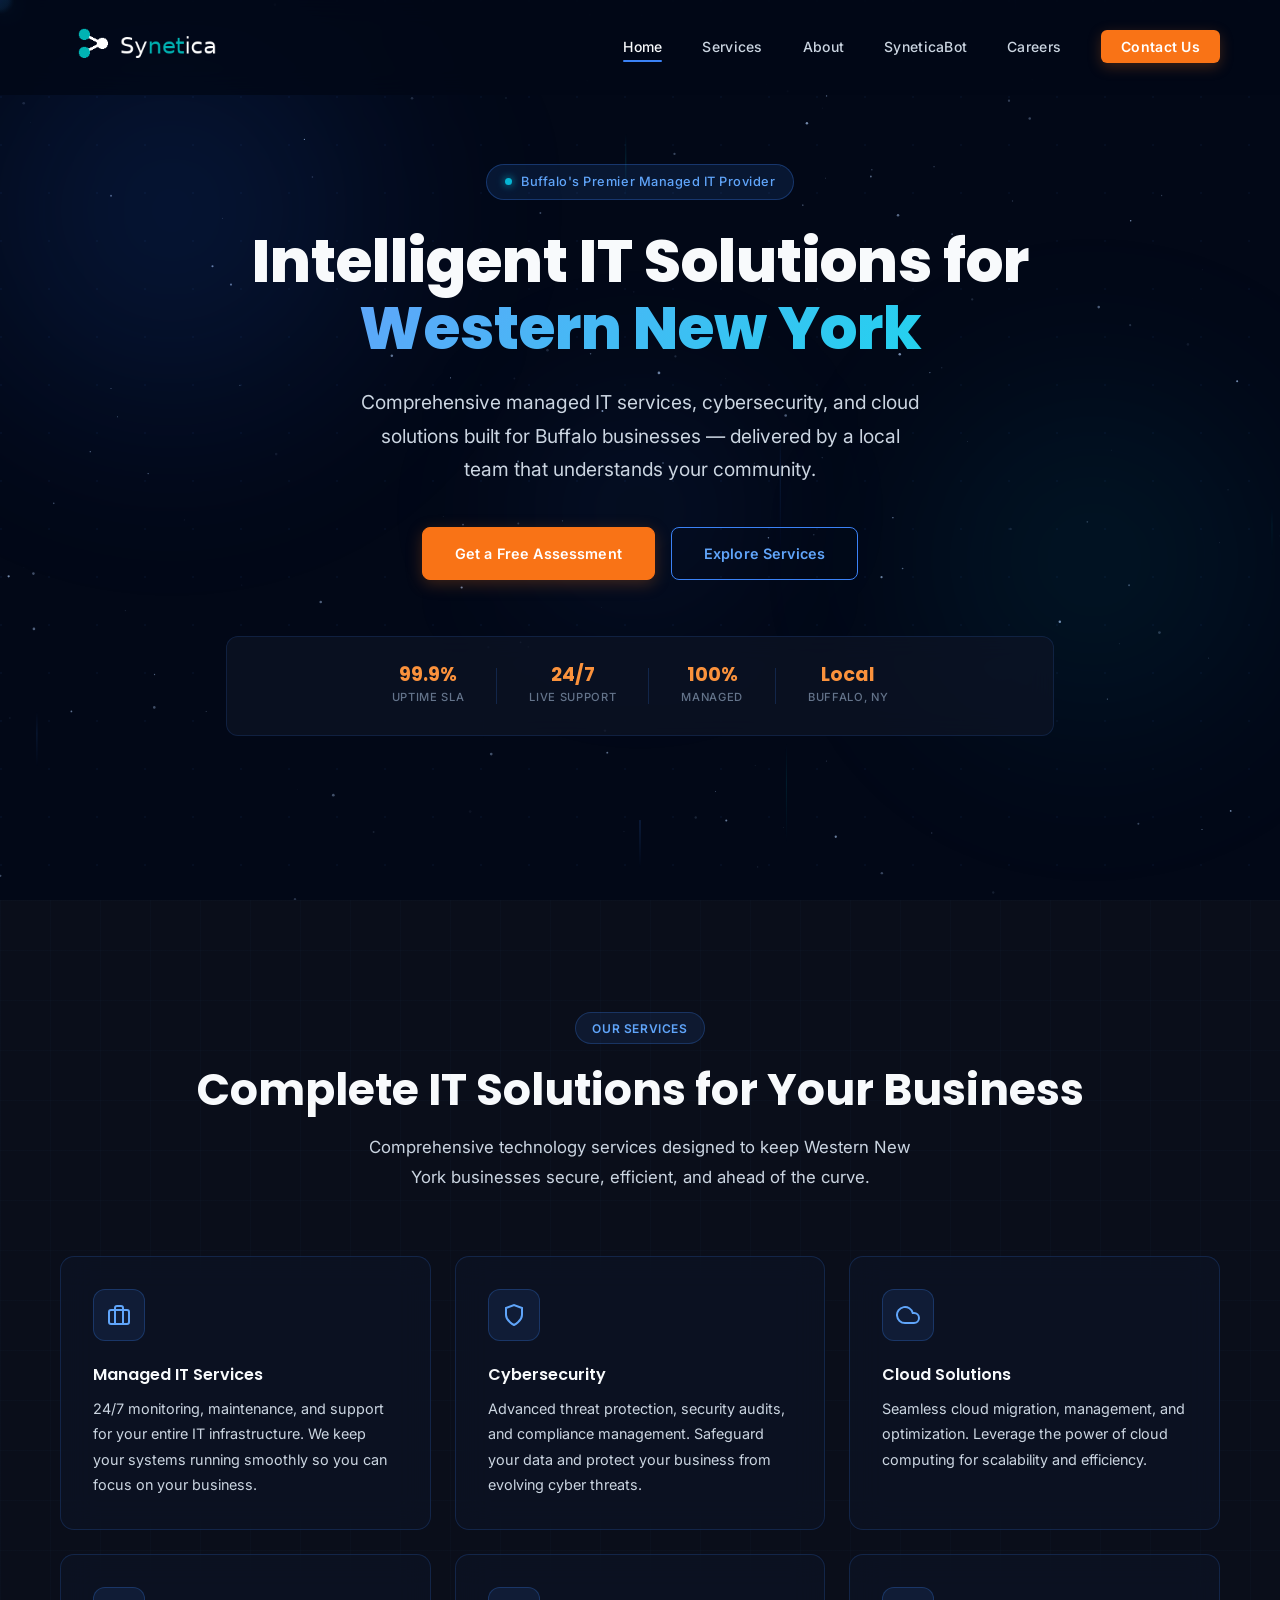
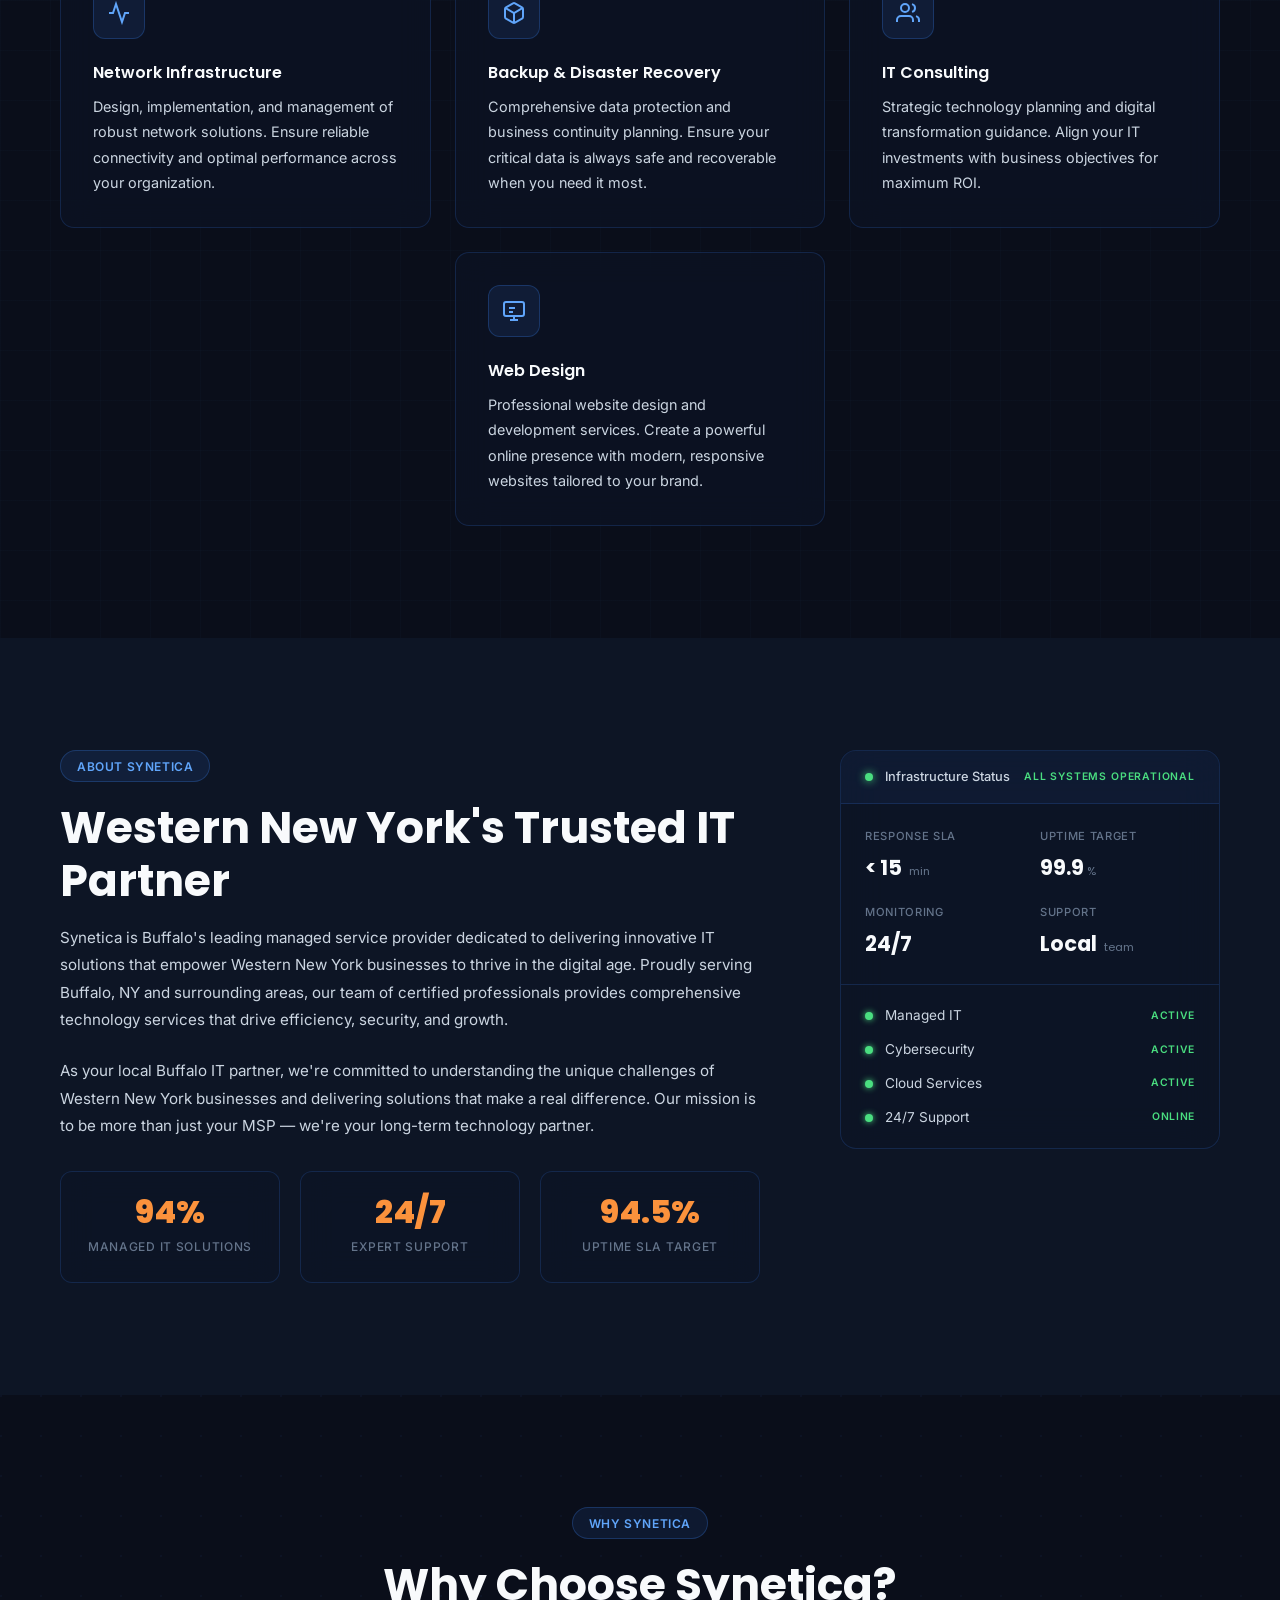
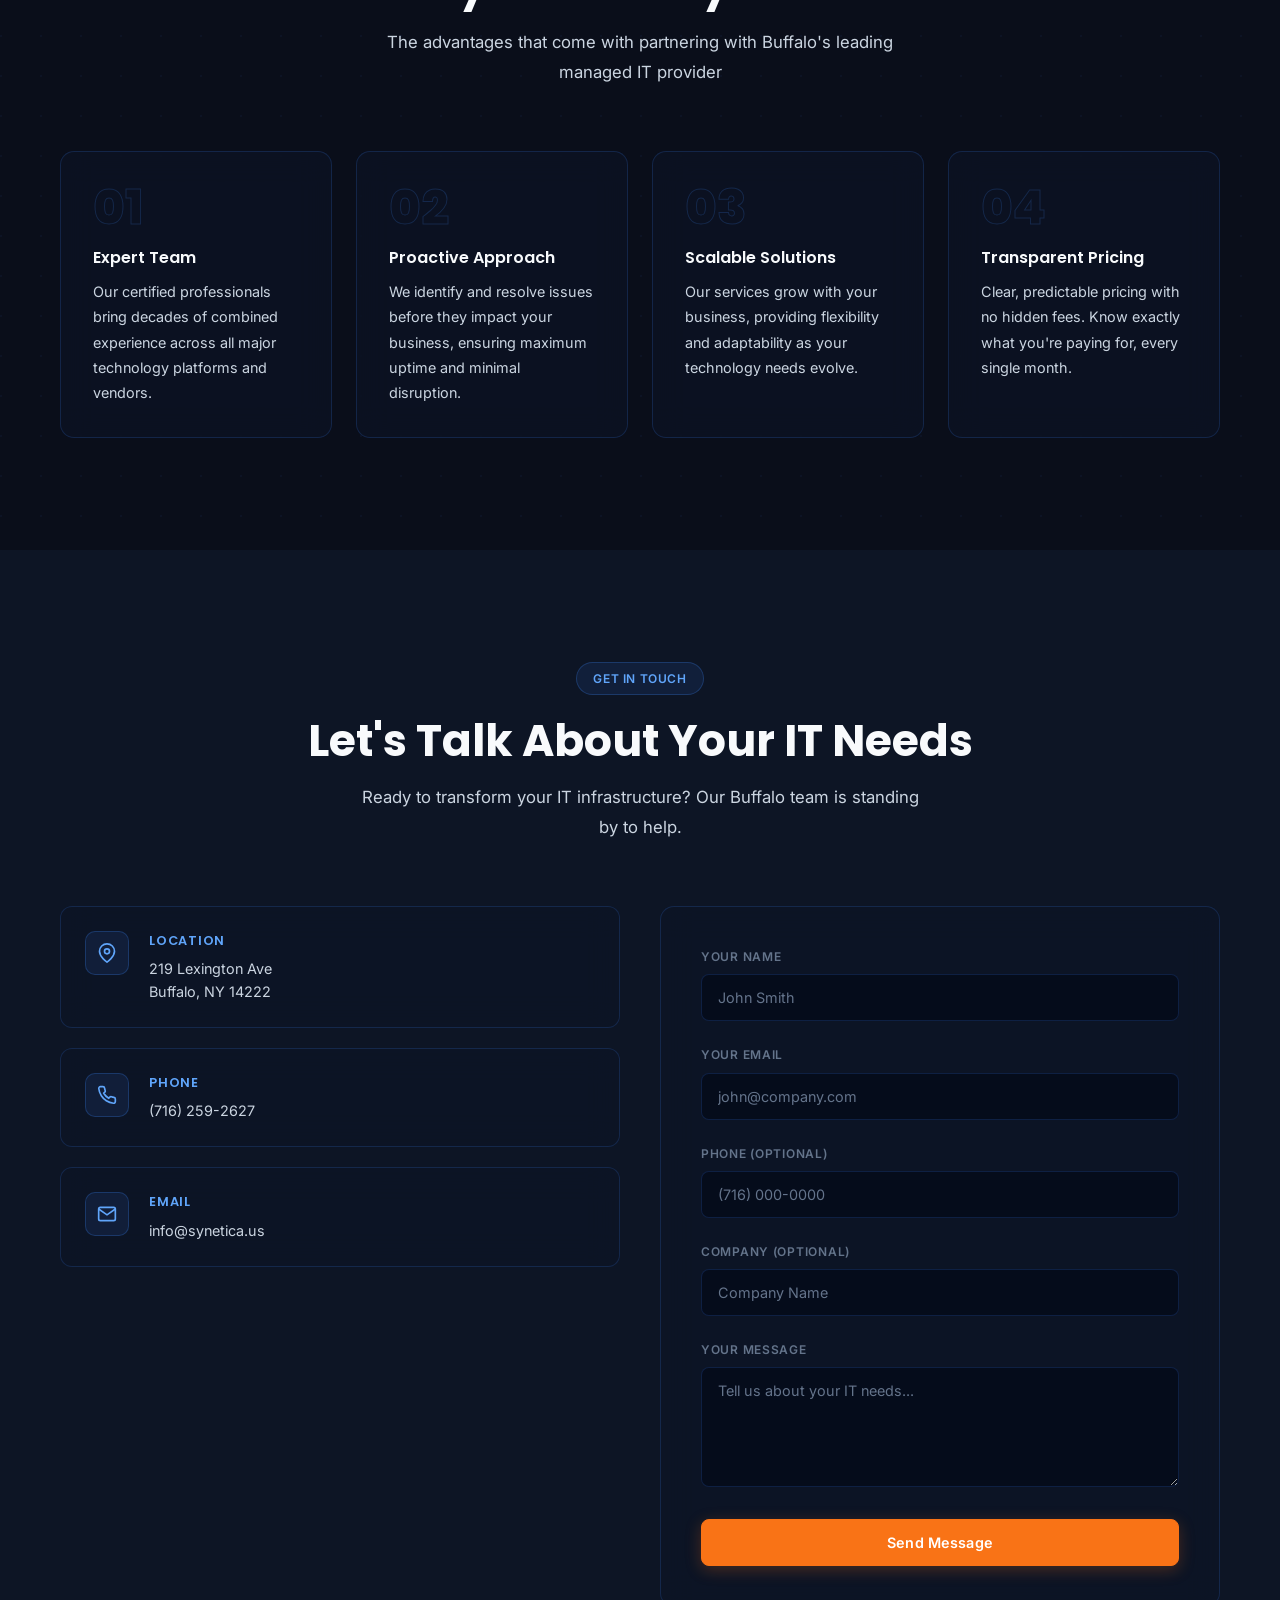
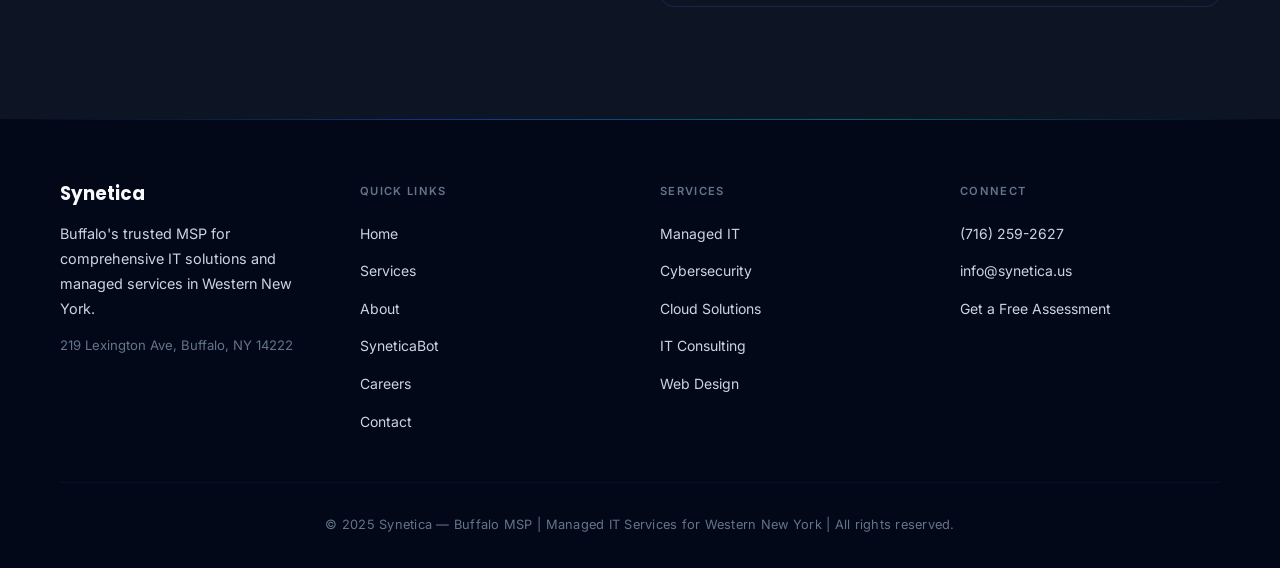
<file: index.html>
<!DOCTYPE html>
<html lang="en">
<head>
    <meta charset="UTF-8">
    <meta name="viewport" content="width=device-width, initial-scale=1.0">
    <meta name="description" content="Synetica - Buffalo's premier MSP providing expert IT solutions for Western New York businesses. Managed services, cybersecurity, and cloud solutions in Buffalo, NY.">
    <meta name="keywords" content="Buffalo IT, Buffalo MSP, Western New York IT, Western New York MSP, IT services Buffalo NY, managed service provider Buffalo, cybersecurity Buffalo, cloud solutions Western NY">
    <meta name="geo.region" content="US-NY">
    <meta name="geo.placename" content="Buffalo">
    <meta name="geo.position" content="42.886447;-78.878369">
    <title>Buffalo MSP &amp; IT Services | Synetica | Western New York Managed IT Provider</title>
    <link rel="canonical" href="https://synetica.us/">
    <link rel="icon" href="favicon.ico" sizes="any">
    <link rel="icon" type="image/png" href="images/Synetica Logo.png">
    <link rel="icon" type="image/png" href="images/Synetica Logo White.png" media="(prefers-color-scheme: dark)">
    <link rel="apple-touch-icon" href="images/apple-touch-icon.png">

    <!-- Open Graph / social share -->
    <meta property="og:type" content="website">
    <meta property="og:site_name" content="Synetica">
    <meta property="og:title" content="Buffalo MSP &amp; IT Services | Synetica">
    <meta property="og:description" content="Managed IT, cybersecurity, and cloud solutions for Western New York businesses — a local Buffalo team.">
    <meta property="og:url" content="https://synetica.us/">
    <meta property="og:image" content="https://synetica.us/images/Synetica%20Logo%20Full.png">
    <meta name="twitter:card" content="summary_large_image">
    <meta name="twitter:title" content="Buffalo MSP &amp; IT Services | Synetica">
    <meta name="twitter:description" content="Managed IT, cybersecurity, and cloud solutions for Western New York businesses.">
    <meta name="twitter:image" content="https://synetica.us/images/Synetica%20Logo%20Full.png">

    <link rel="preconnect" href="https://fonts.googleapis.com">
    <link rel="preconnect" href="https://fonts.gstatic.com" crossorigin>
    <link href="https://fonts.googleapis.com/css2?family=Inter:wght@400;500;600&family=Poppins:wght@600;700;800&display=swap" rel="stylesheet">
    <link rel="stylesheet" href="styles.css?v=20260812b">
    <script type="application/ld+json">
    {
      "@context": "https://schema.org",
      "@type": "LocalBusiness",
      "name": "Synetica",
      "image": "https://synetica.us/images/Synetica%20Logo%20Full.png",
      "@id": "https://synetica.us",
      "url": "https://synetica.us",
      "telephone": "(716) 259-2627",
      "priceRange": "$$",
      "address": {
        "@type": "PostalAddress",
        "streetAddress": "219 Lexington Ave",
        "addressLocality": "Buffalo",
        "addressRegion": "NY",
        "postalCode": "14222",
        "addressCountry": "US"
      },
      "geo": {
        "@type": "GeoCoordinates",
        "latitude": 42.886447,
        "longitude": -78.878369
      },
      "openingHoursSpecification": {
        "@type": "OpeningHoursSpecification",
        "dayOfWeek": ["Monday","Tuesday","Wednesday","Thursday","Friday"],
        "opens": "09:00",
        "closes": "17:00"
      },
      "areaServed": {
        "@type": "GeoCircle",
        "geoMidpoint": {
          "@type": "GeoCoordinates",
          "latitude": 42.886447,
          "longitude": -78.878369
        },
        "geoRadius": "50000"
      },
      "description": "Buffalo's premier MSP providing expert IT solutions for Western New York businesses. Managed services, cybersecurity, and cloud solutions."
    }
    </script>
</head>
<body>

    <!-- Navigation -->
    <nav class="navbar" id="navbar">
        <div class="container nav-container">
            <div class="logo">
                <a href="#home">
                    <img src="images/Synetica Logo Navbar White.png" alt="Synetica - Buffalo MSP" class="logo-img">
                </a>
            </div>
            <button class="menu-toggle" id="menuToggle" aria-label="Toggle menu">
                <span></span>
                <span></span>
                <span></span>
            </button>
            <ul class="nav-menu" id="navMenu">
                <li><a href="#home" class="nav-link">Home</a></li>
                <li><a href="#services" class="nav-link">Services</a></li>
                <li><a href="#about" class="nav-link">About</a></li>
                <li><a href="syneticabot.html" class="nav-link">SyneticaBot</a></li>
                <li><a href="careers.html" class="nav-link">Careers</a></li>
                <li><a href="#contact" class="nav-link nav-link-cta">Contact Us</a></li>
            </ul>
        </div>
    </nav>

    <!-- Hero Section -->
    <section class="hero" id="home">
        <canvas id="hero-canvas"></canvas>
        <div class="hero-orb hero-orb-1"></div>
        <div class="hero-orb hero-orb-2"></div>
        <div class="hero-orb hero-orb-3"></div>
        <div class="hero-grid"></div>

        <div class="container hero-content">
            <div class="hero-badge">
                <span class="badge-dot"></span>
                Buffalo's Premier Managed IT Provider
            </div>
            <h1 class="hero-title">
                Intelligent IT Solutions for<br>
                <span class="text-gradient">Western New York</span>
            </h1>
            <p class="hero-subtitle">Comprehensive managed IT services, cybersecurity, and cloud solutions built for Buffalo businesses — delivered by a local team that understands your community.</p>
            <div class="hero-cta">
                <a href="#contact" class="btn btn-primary">
                    <span class="btn-inner">Get a Free Assessment</span>
                </a>
                <a href="#services" class="btn btn-secondary">
                    <span class="btn-inner">Explore Services</span>
                </a>
            </div>
            <div class="hero-trust">
                <div class="trust-stat">
                    <span class="trust-val">99.9%</span>
                    <span class="trust-label">Uptime SLA</span>
                </div>
                <div class="trust-divider"></div>
                <div class="trust-stat">
                    <span class="trust-val">24/7</span>
                    <span class="trust-label">Live Support</span>
                </div>
                <div class="trust-divider"></div>
                <div class="trust-stat">
                    <span class="trust-val">100%</span>
                    <span class="trust-label">Managed</span>
                </div>
                <div class="trust-divider"></div>
                <div class="trust-stat">
                    <span class="trust-val">Local</span>
                    <span class="trust-label">Buffalo, NY</span>
                </div>
            </div>
        </div>

        <div class="scroll-indicator">
            <div class="scroll-line"></div>
        </div>
    </section>

    <!-- Services Section -->
    <section class="services" id="services">
        <div class="section-bg-grid"></div>
        <div class="container">
            <div class="section-header">
                <div class="section-label">Our Services</div>
                <h2 class="section-title">Complete IT Solutions for Your Business</h2>
                <p class="section-subtitle">Comprehensive technology services designed to keep Western New York businesses secure, efficient, and ahead of the curve.</p>
            </div>

            <div class="services-grid">

                <div class="service-card">
                    <div class="service-icon">
                        <svg xmlns="http://www.w3.org/2000/svg" viewBox="0 0 24 24" fill="none" stroke="currentColor" stroke-width="2">
                            <rect x="2" y="7" width="20" height="14" rx="2" ry="2"></rect>
                            <path d="M16 21V5a2 2 0 0 0-2-2h-4a2 2 0 0 0-2 2v16"></path>
                        </svg>
                    </div>
                    <h3>Managed IT Services</h3>
                    <p>24/7 monitoring, maintenance, and support for your entire IT infrastructure. We keep your systems running smoothly so you can focus on your business.</p>
                </div>

                <div class="service-card">
                    <div class="service-icon">
                        <svg xmlns="http://www.w3.org/2000/svg" viewBox="0 0 24 24" fill="none" stroke="currentColor" stroke-width="2">
                            <path d="M12 22s8-4 8-10V5l-8-3-8 3v7c0 6 8 10 8 10z"></path>
                        </svg>
                    </div>
                    <h3>Cybersecurity</h3>
                    <p>Advanced threat protection, security audits, and compliance management. Safeguard your data and protect your business from evolving cyber threats.</p>
                </div>

                <div class="service-card">
                    <div class="service-icon">
                        <svg xmlns="http://www.w3.org/2000/svg" viewBox="0 0 24 24" fill="none" stroke="currentColor" stroke-width="2">
                            <path d="M18 10h-1.26A8 8 0 1 0 9 20h9a5 5 0 0 0 0-10z"></path>
                        </svg>
                    </div>
                    <h3>Cloud Solutions</h3>
                    <p>Seamless cloud migration, management, and optimization. Leverage the power of cloud computing for scalability and efficiency.</p>
                </div>

                <div class="service-card">
                    <div class="service-icon">
                        <svg xmlns="http://www.w3.org/2000/svg" viewBox="0 0 24 24" fill="none" stroke="currentColor" stroke-width="2">
                            <polyline points="22 12 18 12 15 21 9 3 6 12 2 12"></polyline>
                        </svg>
                    </div>
                    <h3>Network Infrastructure</h3>
                    <p>Design, implementation, and management of robust network solutions. Ensure reliable connectivity and optimal performance across your organization.</p>
                </div>

                <div class="service-card">
                    <div class="service-icon">
                        <svg xmlns="http://www.w3.org/2000/svg" viewBox="0 0 24 24" fill="none" stroke="currentColor" stroke-width="2">
                            <path d="M21 16V8a2 2 0 0 0-1-1.73l-7-4a2 2 0 0 0-2 0l-7 4A2 2 0 0 0 3 8v8a2 2 0 0 0 1 1.73l7 4a2 2 0 0 0 2 0l7-4A2 2 0 0 0 21 16z"></path>
                            <polyline points="3.27 6.96 12 12.01 20.73 6.96"></polyline>
                            <line x1="12" y1="22.08" x2="12" y2="12"></line>
                        </svg>
                    </div>
                    <h3>Backup &amp; Disaster Recovery</h3>
                    <p>Comprehensive data protection and business continuity planning. Ensure your critical data is always safe and recoverable when you need it most.</p>
                </div>

                <div class="service-card">
                    <div class="service-icon">
                        <svg xmlns="http://www.w3.org/2000/svg" viewBox="0 0 24 24" fill="none" stroke="currentColor" stroke-width="2">
                            <path d="M17 21v-2a4 4 0 0 0-4-4H5a4 4 0 0 0-4 4v2"></path>
                            <circle cx="9" cy="7" r="4"></circle>
                            <path d="M23 21v-2a4 4 0 0 0-3-3.87"></path>
                            <path d="M16 3.13a4 4 0 0 1 0 7.75"></path>
                        </svg>
                    </div>
                    <h3>IT Consulting</h3>
                    <p>Strategic technology planning and digital transformation guidance. Align your IT investments with business objectives for maximum ROI.</p>
                </div>

                <div class="service-card">
                    <div class="service-icon">
                        <svg xmlns="http://www.w3.org/2000/svg" viewBox="0 0 24 24" fill="none" stroke="currentColor" stroke-width="2">
                            <rect x="2" y="3" width="20" height="14" rx="2" ry="2"></rect>
                            <line x1="8" y1="21" x2="16" y2="21"></line>
                            <line x1="12" y1="17" x2="12" y2="21"></line>
                            <path d="M7 9h6"></path>
                            <path d="M7 13h4"></path>
                        </svg>
                    </div>
                    <h3>Web Design</h3>
                    <p>Professional website design and development services. Create a powerful online presence with modern, responsive websites tailored to your brand.</p>
                </div>

            </div>
        </div>
    </section>

    <!-- About Section -->
    <section class="about" id="about">
        <div class="container">
            <div class="about-content">
                <div class="about-text">
                    <div class="section-label">About Synetica</div>
                    <h2 class="section-title">Western New York's Trusted IT Partner</h2>
                    <p>Synetica is Buffalo's leading managed service provider dedicated to delivering innovative IT solutions that empower Western New York businesses to thrive in the digital age. Proudly serving Buffalo, NY and surrounding areas, our team of certified professionals provides comprehensive technology services that drive efficiency, security, and growth.</p>
                    <p>As your local Buffalo IT partner, we're committed to understanding the unique challenges of Western New York businesses and delivering solutions that make a real difference. Our mission is to be more than just your MSP — we're your long-term technology partner.</p>
                    <div class="about-stats">
                        <div class="stat">
                            <h3 class="stat-counter" data-target="100" data-suffix="%">0%</h3>
                            <p>Managed IT Solutions</p>
                        </div>
                        <div class="stat">
                            <span class="stat-display">24/7</span>
                            <p>Expert Support</p>
                        </div>
                        <div class="stat">
                            <h3 class="stat-counter" data-target="99.9" data-suffix="%" data-decimal="1">0%</h3>
                            <p>Uptime SLA Target</p>
                        </div>
                    </div>
                </div>
                <div class="about-image">
                    <div class="about-panel">
                        <div class="panel-header">
                            <div class="panel-indicator"></div>
                            <span>Infrastructure Status</span>
                            <span class="panel-badge">All Systems Operational</span>
                        </div>
                        <div class="panel-metrics">
                            <div class="panel-metric">
                                <span class="pm-label">Response SLA</span>
                                <span class="pm-value">&lt; 15 <span>min</span></span>
                            </div>
                            <div class="panel-metric">
                                <span class="pm-label">Uptime Target</span>
                                <span class="pm-value">99.9<span>%</span></span>
                            </div>
                            <div class="panel-metric">
                                <span class="pm-label">Monitoring</span>
                                <span class="pm-value">24/7<span></span></span>
                            </div>
                            <div class="panel-metric">
                                <span class="pm-label">Support</span>
                                <span class="pm-value">Local <span>team</span></span>
                            </div>
                        </div>
                        <div class="panel-services">
                            <div class="service-status">
                                <span class="status-dot"></span>
                                <span class="service-status-label">Managed IT</span>
                                <span class="service-status-tag">Active</span>
                            </div>
                            <div class="service-status">
                                <span class="status-dot"></span>
                                <span class="service-status-label">Cybersecurity</span>
                                <span class="service-status-tag">Active</span>
                            </div>
                            <div class="service-status">
                                <span class="status-dot"></span>
                                <span class="service-status-label">Cloud Services</span>
                                <span class="service-status-tag">Active</span>
                            </div>
                            <div class="service-status">
                                <span class="status-dot"></span>
                                <span class="service-status-label">24/7 Support</span>
                                <span class="service-status-tag">Online</span>
                            </div>
                        </div>
                    </div>
                </div>
            </div>
        </div>
    </section>

    <!-- Why Choose Us Section -->
    <section class="why-us" id="why-us">
        <div class="section-bg-circuit"></div>
        <div class="container">
            <div class="section-header">
                <div class="section-label">Why Synetica</div>
                <h2 class="section-title">Why Choose Synetica?</h2>
                <p class="section-subtitle">The advantages that come with partnering with Buffalo's leading managed IT provider</p>
            </div>

            <div class="features-grid">
                <div class="feature">
                    <div class="feature-number">01</div>
                    <h3>Expert Team</h3>
                    <p>Our certified professionals bring decades of combined experience across all major technology platforms and vendors.</p>
                    <div class="feature-accent"></div>
                </div>
                <div class="feature">
                    <div class="feature-number">02</div>
                    <h3>Proactive Approach</h3>
                    <p>We identify and resolve issues before they impact your business, ensuring maximum uptime and minimal disruption.</p>
                    <div class="feature-accent"></div>
                </div>
                <div class="feature">
                    <div class="feature-number">03</div>
                    <h3>Scalable Solutions</h3>
                    <p>Our services grow with your business, providing flexibility and adaptability as your technology needs evolve.</p>
                    <div class="feature-accent"></div>
                </div>
                <div class="feature">
                    <div class="feature-number">04</div>
                    <h3>Transparent Pricing</h3>
                    <p>Clear, predictable pricing with no hidden fees. Know exactly what you're paying for, every single month.</p>
                    <div class="feature-accent"></div>
                </div>
            </div>
        </div>
    </section>

    <!-- Contact Section -->
    <section class="contact" id="contact">
        <div class="container">
            <div class="section-header">
                <div class="section-label">Get in Touch</div>
                <h2 class="section-title">Let's Talk About Your IT Needs</h2>
                <p class="section-subtitle">Ready to transform your IT infrastructure? Our Buffalo team is standing by to help.</p>
            </div>

            <div class="contact-content">
                <div class="contact-info">
                    <div class="contact-item">
                        <div class="contact-icon">
                            <svg xmlns="http://www.w3.org/2000/svg" viewBox="0 0 24 24" fill="none" stroke="currentColor" stroke-width="2">
                                <path d="M21 10c0 7-9 13-9 13s-9-6-9-13a9 9 0 0 1 18 0z"></path>
                                <circle cx="12" cy="10" r="3"></circle>
                            </svg>
                        </div>
                        <div>
                            <h4>Location</h4>
                            <p>219 Lexington Ave<br>Buffalo, NY 14222</p>
                        </div>
                    </div>
                    <div class="contact-item">
                        <div class="contact-icon">
                            <svg xmlns="http://www.w3.org/2000/svg" viewBox="0 0 24 24" fill="none" stroke="currentColor" stroke-width="2">
                                <path d="M22 16.92v3a2 2 0 0 1-2.18 2 19.79 19.79 0 0 1-8.63-3.07 19.5 19.5 0 0 1-6-6 19.79 19.79 0 0 1-3.07-8.67A2 2 0 0 1 4.11 2h3a2 2 0 0 1 2 1.72 12.84 12.84 0 0 0 .7 2.81 2 2 0 0 1-.45 2.11L8.09 9.91a16 16 0 0 0 6 6l1.27-1.27a2 2 0 0 1 2.11-.45 12.84 12.84 0 0 0 2.81.7A2 2 0 0 1 22 16.92z"></path>
                            </svg>
                        </div>
                        <div>
                            <h4>Phone</h4>
                            <p>(716) 259-2627</p>
                        </div>
                    </div>
                    <div class="contact-item">
                        <div class="contact-icon">
                            <svg xmlns="http://www.w3.org/2000/svg" viewBox="0 0 24 24" fill="none" stroke="currentColor" stroke-width="2">
                                <path d="M4 4h16c1.1 0 2 .9 2 2v12c0 1.1-.9 2-2 2H4c-1.1 0-2-.9-2-2V6c0-1.1.9-2 2-2z"></path>
                                <polyline points="22,6 12,13 2,6"></polyline>
                            </svg>
                        </div>
                        <div>
                            <h4>Email</h4>
                            <p>info@synetica.us</p>
                        </div>
                    </div>
                </div>

                <form class="contact-form" id="contactForm" action="#contact">
                    <input type="text" name="_hp" tabindex="-1" autocomplete="off" class="hidden" aria-hidden="true">
                    <div class="form-group">
                        <label for="name">Your Name</label>
                        <input type="text" id="name" name="name" placeholder="John Smith" required>
                    </div>
                    <div class="form-group">
                        <label for="email">Your Email</label>
                        <input type="email" id="email" name="email" placeholder="john@company.com" required>
                    </div>
                    <div class="form-group">
                        <label for="phone">Phone (Optional)</label>
                        <input type="tel" id="phone" name="phone" placeholder="(716) 000-0000">
                    </div>
                    <div class="form-group">
                        <label for="company">Company (Optional)</label>
                        <input type="text" id="company" name="company" placeholder="Company Name">
                    </div>
                    <div class="form-group">
                        <label for="message">Your Message</label>
                        <textarea id="message" name="message" rows="5" placeholder="Tell us about your IT needs..." required></textarea>
                    </div>
                    <button type="submit" class="btn btn-primary btn-full">
                        <span class="btn-inner">Send Message</span>
                    </button>
                </form>
            </div>
        </div>
    </section>

    <!-- Footer -->
    <footer class="footer">
        <div class="footer-top-line"></div>
        <div class="container">
            <div class="footer-content">
                <div class="footer-section">
                    <h3>Synetica</h3>
                    <p>Buffalo's trusted MSP for comprehensive IT solutions and managed services in Western New York.</p>
                    <p class="footer-address">219 Lexington Ave, Buffalo, NY 14222</p>
                </div>
                <div class="footer-section">
                    <h4>Quick Links</h4>
                    <ul>
                        <li><a href="#home">Home</a></li>
                        <li><a href="#services">Services</a></li>
                        <li><a href="#about">About</a></li>
                        <li><a href="syneticabot.html">SyneticaBot</a></li>
                        <li><a href="careers.html">Careers</a></li>
                        <li><a href="#contact">Contact</a></li>
                    </ul>
                </div>
                <div class="footer-section">
                    <h4>Services</h4>
                    <ul>
                        <li><a href="#services">Managed IT</a></li>
                        <li><a href="#services">Cybersecurity</a></li>
                        <li><a href="#services">Cloud Solutions</a></li>
                        <li><a href="#services">IT Consulting</a></li>
                        <li><a href="#services">Web Design</a></li>
                    </ul>
                </div>
                <div class="footer-section">
                    <h4>Connect</h4>
                    <ul>
                        <li><a href="tel:+17162592627">(716) 259-2627</a></li>
                        <li><a href="mailto:info@synetica.us">info@synetica.us</a></li>
                        <li><a href="#contact">Get a Free Assessment</a></li>
                    </ul>
                </div>
            </div>
            <div class="footer-bottom">
                <p>&copy; 2025 Synetica &mdash; Buffalo MSP | Managed IT Services for Western New York | All rights reserved.</p>
            </div>
        </div>
    </footer>

    <script src="script.js"></script>
</body>
</html>
</file>
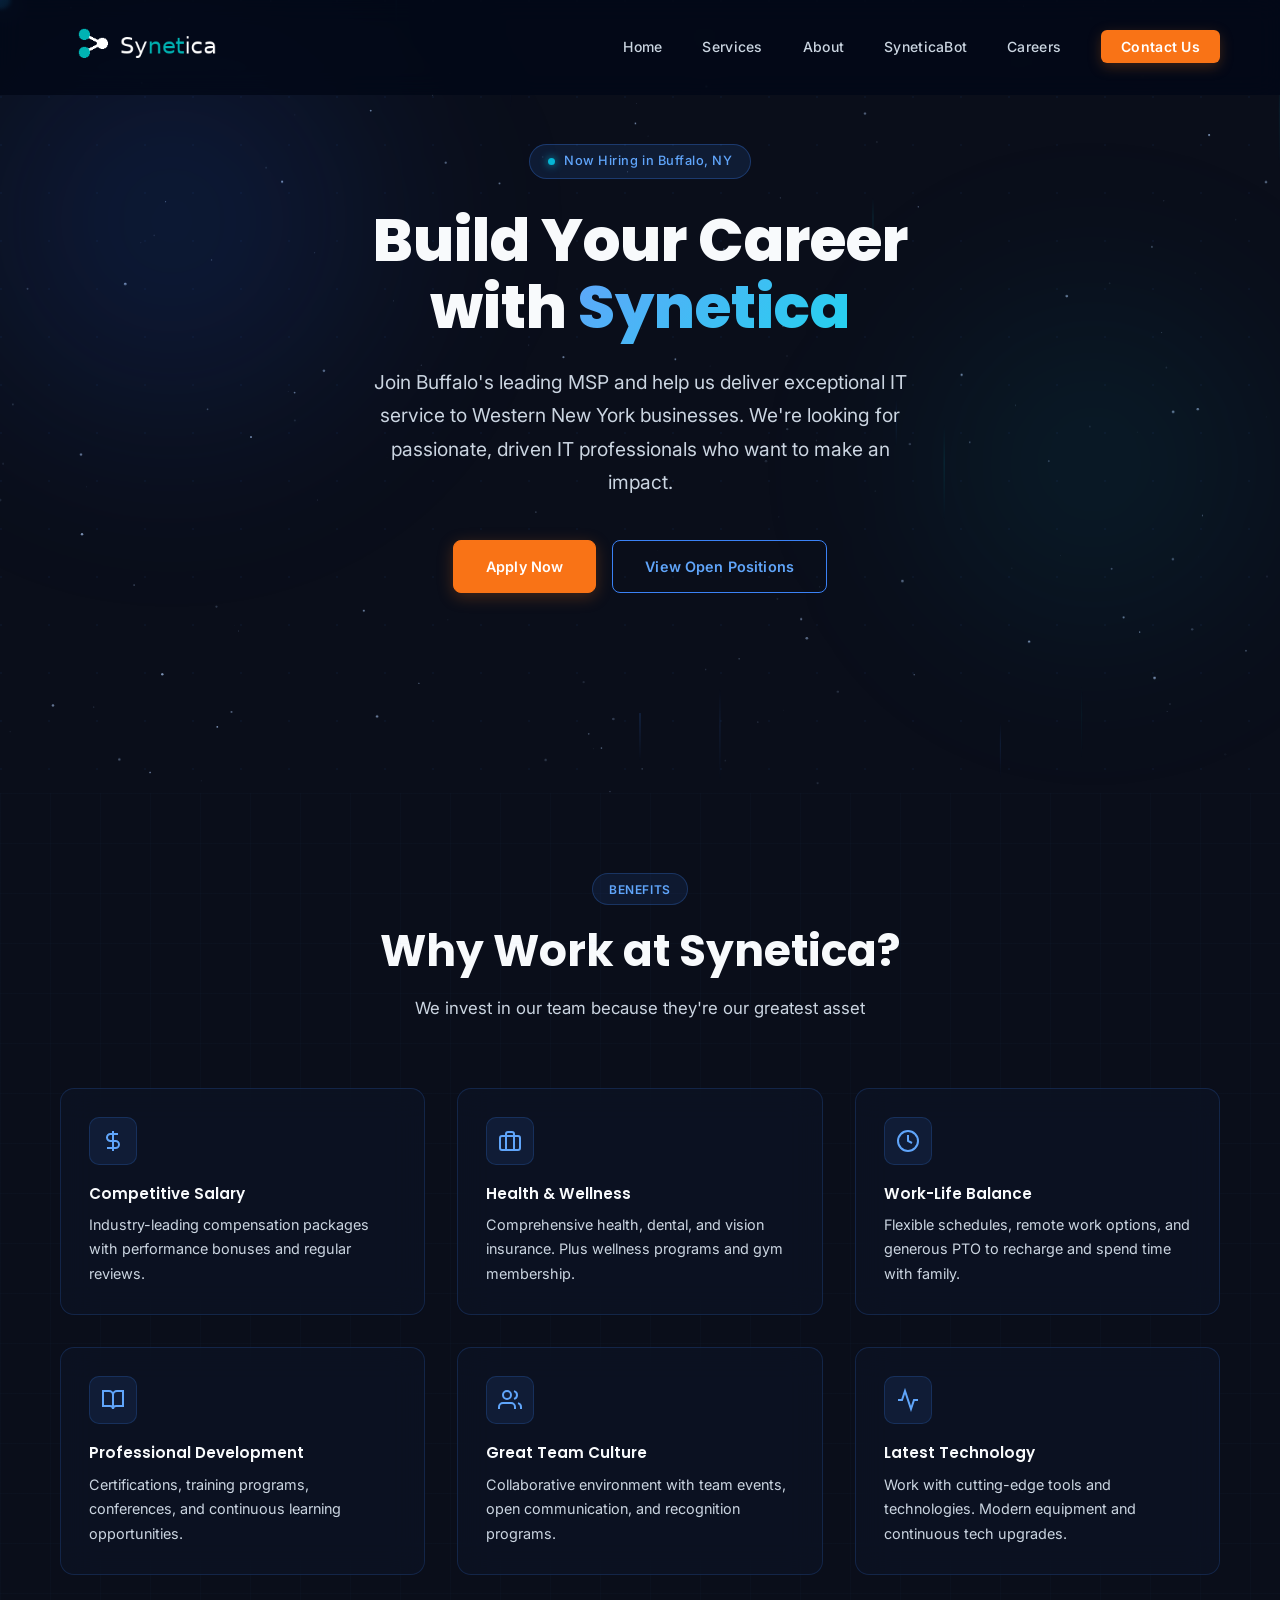
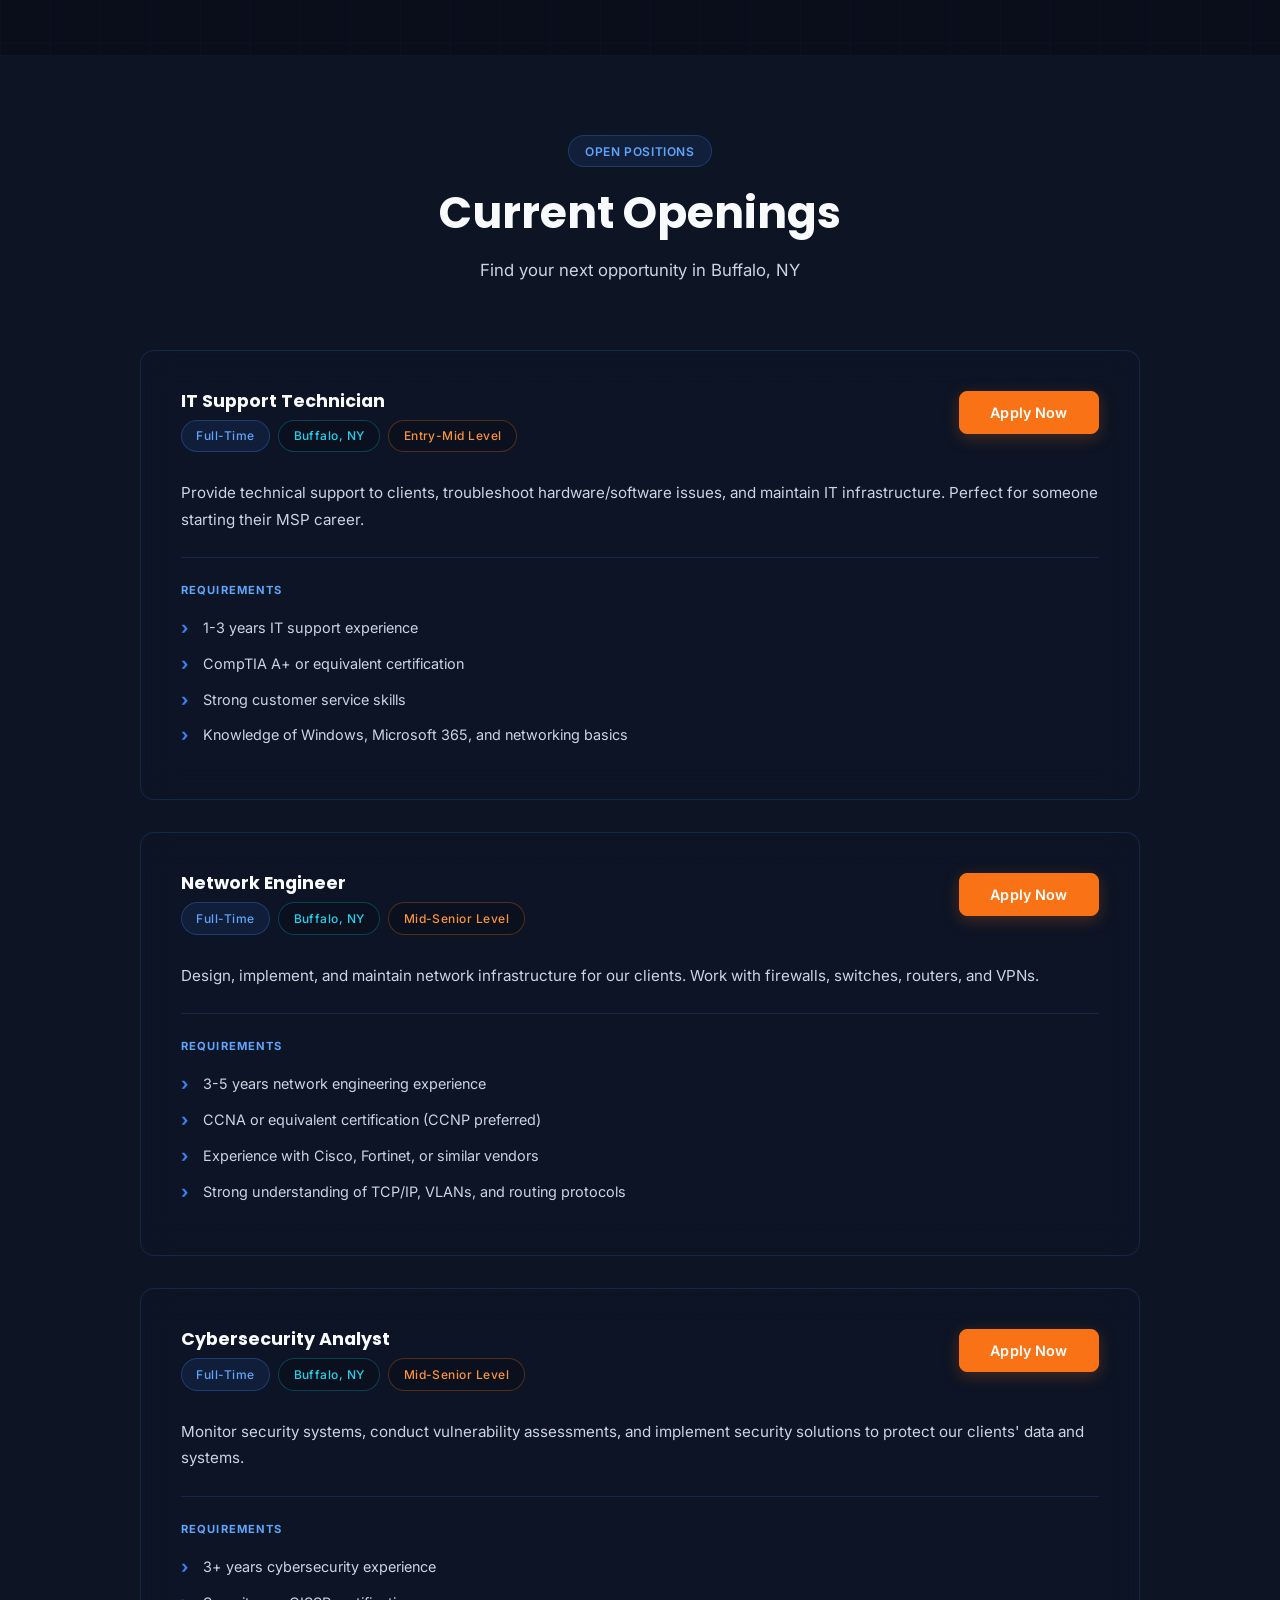
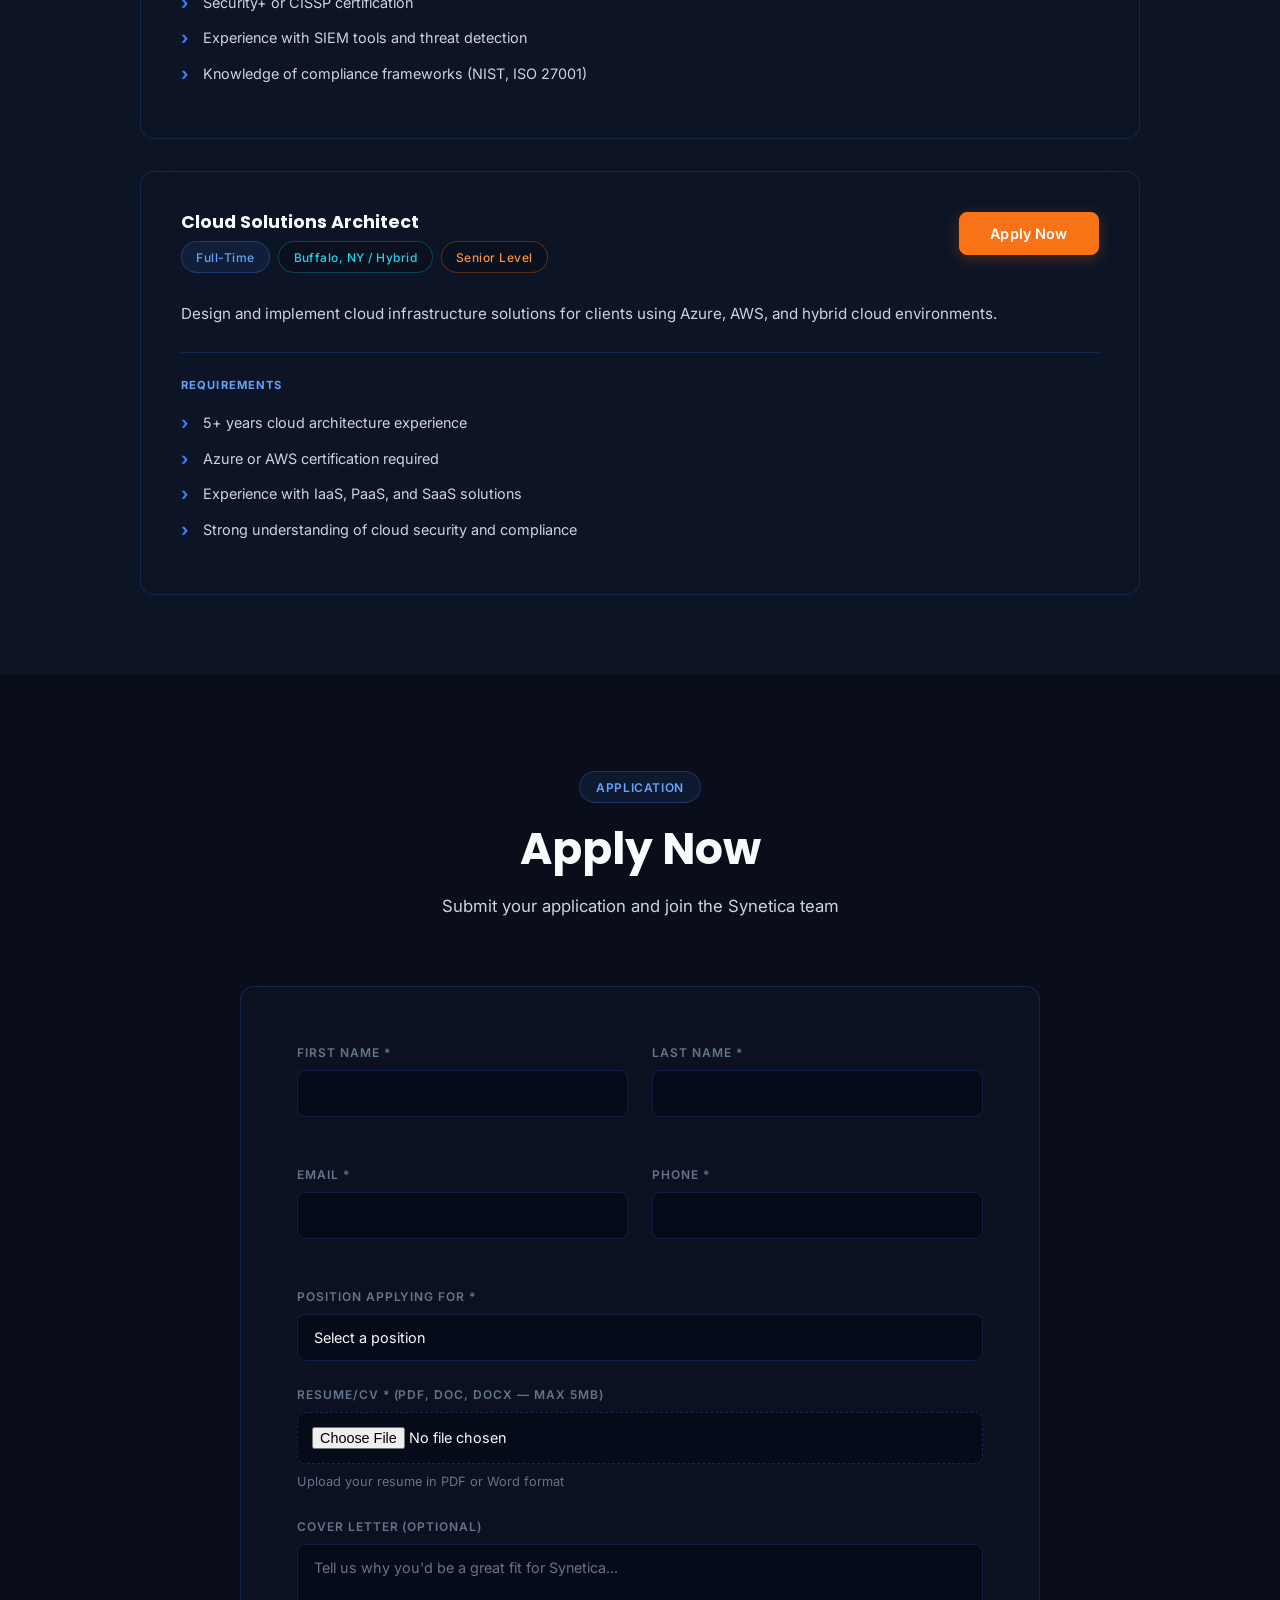
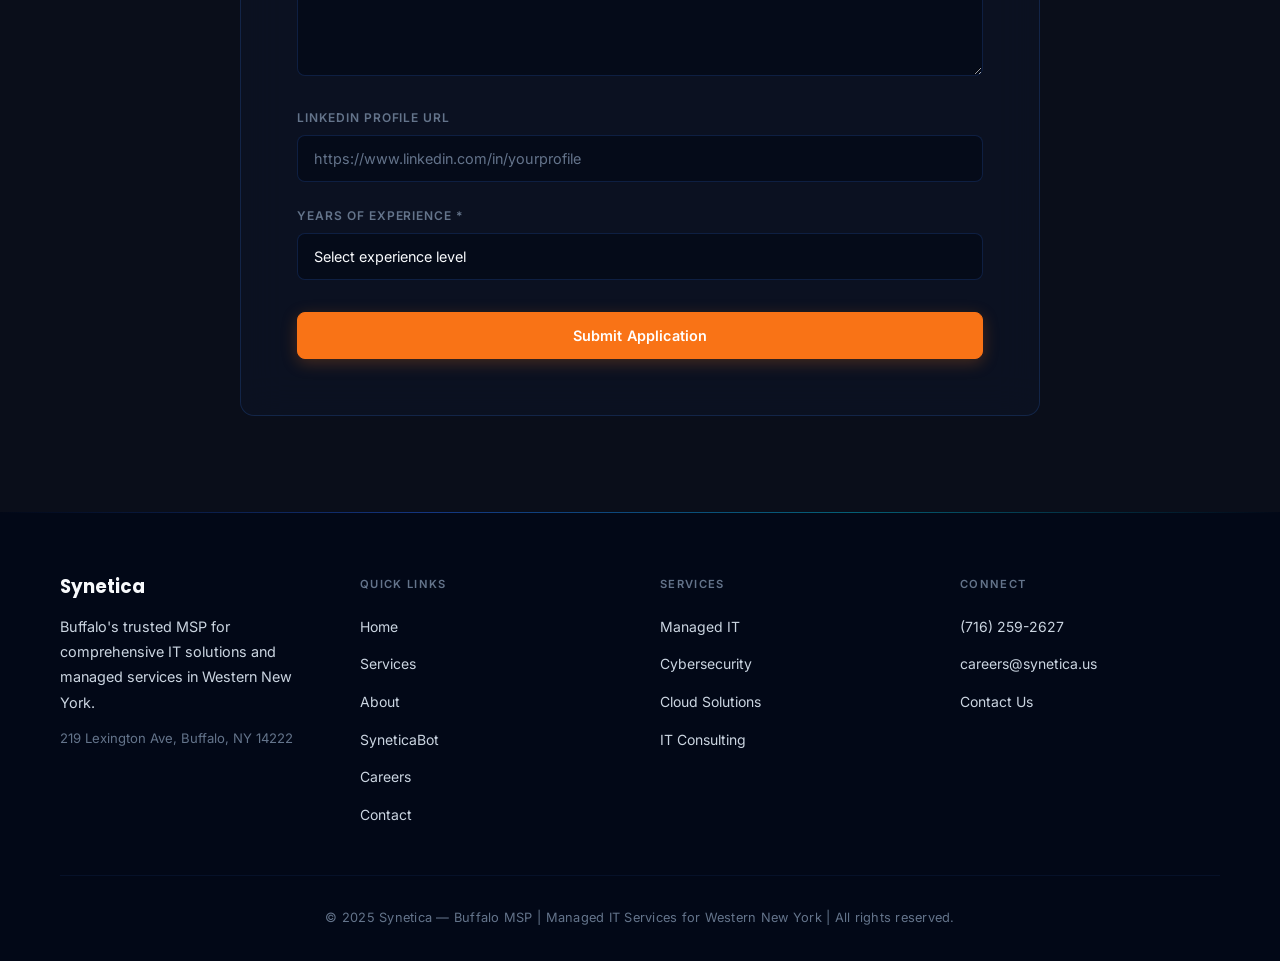
<file: careers.html>
<!DOCTYPE html>
<html lang="en">
<head>
    <meta charset="UTF-8">
    <meta name="viewport" content="width=device-width, initial-scale=1.0">
    <meta name="description" content="Join Synetica's team in Buffalo, NY. We're hiring IT professionals for managed services, cybersecurity, and cloud solutions positions in Western New York.">
    <meta name="keywords" content="Buffalo IT jobs, Western New York IT careers, MSP jobs Buffalo, IT technician jobs Buffalo NY, cybersecurity jobs Buffalo">
    <title>Careers at Synetica | Buffalo IT Jobs | Western New York MSP</title>
    <link rel="canonical" href="https://synetica.us/careers.html">
    <link rel="icon" href="favicon.ico" sizes="any">
    <link rel="icon" type="image/png" href="images/Synetica Logo.png">
    <link rel="icon" type="image/png" href="images/Synetica Logo White.png" media="(prefers-color-scheme: dark)">
    <link rel="apple-touch-icon" href="images/apple-touch-icon.png">

    <!-- Open Graph / social share -->
    <meta property="og:type" content="website">
    <meta property="og:site_name" content="Synetica">
    <meta property="og:title" content="Careers at Synetica | Buffalo IT Jobs">
    <meta property="og:description" content="Join Buffalo's leading MSP. We're hiring IT professionals across managed services, cybersecurity, and cloud in Western New York.">
    <meta property="og:url" content="https://synetica.us/careers.html">
    <meta property="og:image" content="https://synetica.us/images/Synetica%20Logo%20Full.png">
    <meta name="twitter:card" content="summary_large_image">
    <meta name="twitter:title" content="Careers at Synetica | Buffalo IT Jobs">
    <meta name="twitter:description" content="Join Buffalo's leading MSP. Now hiring IT professionals in Western New York.">
    <meta name="twitter:image" content="https://synetica.us/images/Synetica%20Logo%20Full.png">

    <link rel="preconnect" href="https://fonts.googleapis.com">
    <link rel="preconnect" href="https://fonts.gstatic.com" crossorigin>
    <link href="https://fonts.googleapis.com/css2?family=Inter:wght@400;500;600&family=Poppins:wght@600;700;800&display=swap" rel="stylesheet">
    <link rel="stylesheet" href="styles.css?v=20260812b">
</head>
<body>

    <!-- Navigation -->
    <nav class="navbar" id="navbar">
        <div class="container nav-container">
            <div class="logo">
                <a href="index.html">
                    <img src="images/Synetica Logo Navbar White.png" alt="Synetica - Buffalo MSP" class="logo-img">
                </a>
            </div>
            <button class="menu-toggle" id="menuToggle" aria-label="Toggle menu">
                <span></span>
                <span></span>
                <span></span>
            </button>
            <ul class="nav-menu" id="navMenu">
                <li><a href="index.html#home" class="nav-link">Home</a></li>
                <li><a href="index.html#services" class="nav-link">Services</a></li>
                <li><a href="index.html#about" class="nav-link">About</a></li>
                <li><a href="syneticabot.html" class="nav-link">SyneticaBot</a></li>
                <li><a href="careers.html" class="nav-link active">Careers</a></li>
                <li><a href="index.html#contact" class="nav-link nav-link-cta">Contact Us</a></li>
            </ul>
        </div>
    </nav>

    <!-- Hero Section -->
    <section class="hero careers-hero">
        <canvas id="hero-canvas"></canvas>
        <div class="hero-orb hero-orb-1"></div>
        <div class="hero-orb hero-orb-2"></div>
        <div class="hero-grid"></div>

        <div class="container hero-content">
            <div class="hero-badge">
                <span class="badge-dot"></span>
                Now Hiring in Buffalo, NY
            </div>
            <h1 class="hero-title">Build Your Career<br>with <span class="text-gradient">Synetica</span></h1>
            <p class="hero-subtitle">Join Buffalo's leading MSP and help us deliver exceptional IT service to Western New York businesses. We're looking for passionate, driven IT professionals who want to make an impact.</p>
            <div class="hero-cta">
                <a href="#apply" class="btn btn-primary">
                    <span class="btn-inner">Apply Now</span>
                </a>
                <a href="#positions" class="btn btn-secondary">
                    <span class="btn-inner">View Open Positions</span>
                </a>
            </div>
        </div>

        <div class="scroll-indicator">
            <div class="scroll-line"></div>
        </div>
    </section>

    <!-- Why Work Here Section -->
    <section class="why-work-here">
        <div class="section-bg-grid"></div>
        <div class="container">
            <div class="section-header">
                <div class="section-label">Benefits</div>
                <h2 class="section-title">Why Work at Synetica?</h2>
                <p class="section-subtitle">We invest in our team because they're our greatest asset</p>
            </div>

            <div class="benefits-grid">
                <div class="benefit-card">
                    <div class="benefit-icon">
                        <svg xmlns="http://www.w3.org/2000/svg" viewBox="0 0 24 24" fill="none" stroke="currentColor" stroke-width="2">
                            <path d="M12 2v20M17 5H9.5a3.5 3.5 0 0 0 0 7h5a3.5 3.5 0 0 1 0 7H6"></path>
                        </svg>
                    </div>
                    <h3>Competitive Salary</h3>
                    <p>Industry-leading compensation packages with performance bonuses and regular reviews.</p>
                </div>

                <div class="benefit-card">
                    <div class="benefit-icon">
                        <svg xmlns="http://www.w3.org/2000/svg" viewBox="0 0 24 24" fill="none" stroke="currentColor" stroke-width="2">
                            <rect x="2" y="7" width="20" height="14" rx="2" ry="2"></rect>
                            <path d="M16 21V5a2 2 0 0 0-2-2h-4a2 2 0 0 0-2 2v16"></path>
                        </svg>
                    </div>
                    <h3>Health &amp; Wellness</h3>
                    <p>Comprehensive health, dental, and vision insurance. Plus wellness programs and gym membership.</p>
                </div>

                <div class="benefit-card">
                    <div class="benefit-icon">
                        <svg xmlns="http://www.w3.org/2000/svg" viewBox="0 0 24 24" fill="none" stroke="currentColor" stroke-width="2">
                            <circle cx="12" cy="12" r="10"></circle>
                            <polyline points="12 6 12 12 16 14"></polyline>
                        </svg>
                    </div>
                    <h3>Work-Life Balance</h3>
                    <p>Flexible schedules, remote work options, and generous PTO to recharge and spend time with family.</p>
                </div>

                <div class="benefit-card">
                    <div class="benefit-icon">
                        <svg xmlns="http://www.w3.org/2000/svg" viewBox="0 0 24 24" fill="none" stroke="currentColor" stroke-width="2">
                            <path d="M2 3h6a4 4 0 0 1 4 4v14a3 3 0 0 0-3-3H2z"></path>
                            <path d="M22 3h-6a4 4 0 0 0-4 4v14a3 3 0 0 1 3-3h7z"></path>
                        </svg>
                    </div>
                    <h3>Professional Development</h3>
                    <p>Certifications, training programs, conferences, and continuous learning opportunities.</p>
                </div>

                <div class="benefit-card">
                    <div class="benefit-icon">
                        <svg xmlns="http://www.w3.org/2000/svg" viewBox="0 0 24 24" fill="none" stroke="currentColor" stroke-width="2">
                            <path d="M17 21v-2a4 4 0 0 0-4-4H5a4 4 0 0 0-4 4v2"></path>
                            <circle cx="9" cy="7" r="4"></circle>
                            <path d="M23 21v-2a4 4 0 0 0-3-3.87"></path>
                            <path d="M16 3.13a4 4 0 0 1 0 7.75"></path>
                        </svg>
                    </div>
                    <h3>Great Team Culture</h3>
                    <p>Collaborative environment with team events, open communication, and recognition programs.</p>
                </div>

                <div class="benefit-card">
                    <div class="benefit-icon">
                        <svg xmlns="http://www.w3.org/2000/svg" viewBox="0 0 24 24" fill="none" stroke="currentColor" stroke-width="2">
                            <polyline points="22 12 18 12 15 21 9 3 6 12 2 12"></polyline>
                        </svg>
                    </div>
                    <h3>Latest Technology</h3>
                    <p>Work with cutting-edge tools and technologies. Modern equipment and continuous tech upgrades.</p>
                </div>
            </div>
        </div>
    </section>

    <!-- Open Positions Section -->
    <section class="open-positions" id="positions">
        <div class="section-bg-circuit"></div>
        <div class="container">
            <div class="section-header">
                <div class="section-label">Open Positions</div>
                <h2 class="section-title">Current Openings</h2>
                <p class="section-subtitle">Find your next opportunity in Buffalo, NY</p>
            </div>

            <div class="jobs-list">
                <div class="job-card">
                    <div class="job-header">
                        <div>
                            <h3>IT Support Technician</h3>
                            <div class="job-meta">
                                <span class="job-type">Full-Time</span>
                                <span class="job-location">Buffalo, NY</span>
                                <span class="job-level">Entry-Mid Level</span>
                            </div>
                        </div>
                        <button class="btn btn-primary apply-btn" data-job="IT Support Technician">Apply Now</button>
                    </div>
                    <p class="job-description">Provide technical support to clients, troubleshoot hardware/software issues, and maintain IT infrastructure. Perfect for someone starting their MSP career.</p>
                    <div class="job-requirements">
                        <strong>Requirements</strong>
                        <ul>
                            <li>1-3 years IT support experience</li>
                            <li>CompTIA A+ or equivalent certification</li>
                            <li>Strong customer service skills</li>
                            <li>Knowledge of Windows, Microsoft 365, and networking basics</li>
                        </ul>
                    </div>
                </div>

                <div class="job-card">
                    <div class="job-header">
                        <div>
                            <h3>Network Engineer</h3>
                            <div class="job-meta">
                                <span class="job-type">Full-Time</span>
                                <span class="job-location">Buffalo, NY</span>
                                <span class="job-level">Mid-Senior Level</span>
                            </div>
                        </div>
                        <button class="btn btn-primary apply-btn" data-job="Network Engineer">Apply Now</button>
                    </div>
                    <p class="job-description">Design, implement, and maintain network infrastructure for our clients. Work with firewalls, switches, routers, and VPNs.</p>
                    <div class="job-requirements">
                        <strong>Requirements</strong>
                        <ul>
                            <li>3-5 years network engineering experience</li>
                            <li>CCNA or equivalent certification (CCNP preferred)</li>
                            <li>Experience with Cisco, Fortinet, or similar vendors</li>
                            <li>Strong understanding of TCP/IP, VLANs, and routing protocols</li>
                        </ul>
                    </div>
                </div>

                <div class="job-card">
                    <div class="job-header">
                        <div>
                            <h3>Cybersecurity Analyst</h3>
                            <div class="job-meta">
                                <span class="job-type">Full-Time</span>
                                <span class="job-location">Buffalo, NY</span>
                                <span class="job-level">Mid-Senior Level</span>
                            </div>
                        </div>
                        <button class="btn btn-primary apply-btn" data-job="Cybersecurity Analyst">Apply Now</button>
                    </div>
                    <p class="job-description">Monitor security systems, conduct vulnerability assessments, and implement security solutions to protect our clients' data and systems.</p>
                    <div class="job-requirements">
                        <strong>Requirements</strong>
                        <ul>
                            <li>3+ years cybersecurity experience</li>
                            <li>Security+ or CISSP certification</li>
                            <li>Experience with SIEM tools and threat detection</li>
                            <li>Knowledge of compliance frameworks (NIST, ISO 27001)</li>
                        </ul>
                    </div>
                </div>

                <div class="job-card">
                    <div class="job-header">
                        <div>
                            <h3>Cloud Solutions Architect</h3>
                            <div class="job-meta">
                                <span class="job-type">Full-Time</span>
                                <span class="job-location">Buffalo, NY / Hybrid</span>
                                <span class="job-level">Senior Level</span>
                            </div>
                        </div>
                        <button class="btn btn-primary apply-btn" data-job="Cloud Solutions Architect">Apply Now</button>
                    </div>
                    <p class="job-description">Design and implement cloud infrastructure solutions for clients using Azure, AWS, and hybrid cloud environments.</p>
                    <div class="job-requirements">
                        <strong>Requirements</strong>
                        <ul>
                            <li>5+ years cloud architecture experience</li>
                            <li>Azure or AWS certification required</li>
                            <li>Experience with IaaS, PaaS, and SaaS solutions</li>
                            <li>Strong understanding of cloud security and compliance</li>
                        </ul>
                    </div>
                </div>
            </div>
        </div>
    </section>

    <!-- Application Form Section -->
    <section class="application-form" id="apply">
        <div class="container">
            <div class="section-header">
                <div class="section-label">Application</div>
                <h2 class="section-title">Apply Now</h2>
                <p class="section-subtitle">Submit your application and join the Synetica team</p>
            </div>

            <form class="careers-form" id="careersForm">
                <input type="text" name="_hp" tabindex="-1" autocomplete="off" class="hidden" aria-hidden="true">
                <div class="form-row">
                    <div class="form-group">
                        <label for="firstName">First Name *</label>
                        <input type="text" id="firstName" name="firstName" required>
                    </div>
                    <div class="form-group">
                        <label for="lastName">Last Name *</label>
                        <input type="text" id="lastName" name="lastName" required>
                    </div>
                </div>

                <div class="form-row">
                    <div class="form-group">
                        <label for="email">Email *</label>
                        <input type="email" id="email" name="email" required>
                    </div>
                    <div class="form-group">
                        <label for="phone">Phone *</label>
                        <input type="tel" id="phone" name="phone" required>
                    </div>
                </div>

                <div class="form-group">
                    <label for="position">Position Applying For *</label>
                    <select id="position" name="position" required>
                        <option value="">Select a position</option>
                        <option value="IT Support Technician">IT Support Technician</option>
                        <option value="Network Engineer">Network Engineer</option>
                        <option value="Cybersecurity Analyst">Cybersecurity Analyst</option>
                        <option value="Cloud Solutions Architect">Cloud Solutions Architect</option>
                        <option value="Other">Other / General Application</option>
                    </select>
                </div>

                <div class="form-group">
                    <label for="resume">Resume/CV * (PDF, DOC, DOCX &mdash; Max 5MB)</label>
                    <input type="file" id="resume" name="resume" accept=".pdf,.doc,.docx" required>
                    <small class="file-info">Upload your resume in PDF or Word format</small>
                </div>

                <div class="form-group">
                    <label for="coverLetter">Cover Letter (Optional)</label>
                    <textarea id="coverLetter" name="coverLetter" rows="6" placeholder="Tell us why you'd be a great fit for Synetica..."></textarea>
                </div>

                <div class="form-group">
                    <label for="linkedin">LinkedIn Profile URL</label>
                    <input type="url" id="linkedin" name="linkedin" placeholder="https://www.linkedin.com/in/yourprofile">
                </div>

                <div class="form-group">
                    <label for="experience">Years of Experience *</label>
                    <select id="experience" name="experience" required>
                        <option value="">Select experience level</option>
                        <option value="0-1">Less than 1 year</option>
                        <option value="1-3">1-3 years</option>
                        <option value="3-5">3-5 years</option>
                        <option value="5-10">5-10 years</option>
                        <option value="10+">10+ years</option>
                    </select>
                </div>

                <button type="submit" class="btn btn-primary">
                    <span class="btn-inner">Submit Application</span>
                </button>
            </form>
        </div>
    </section>

    <!-- Footer -->
    <footer class="footer">
        <div class="footer-top-line"></div>
        <div class="container">
            <div class="footer-content">
                <div class="footer-section">
                    <h3>Synetica</h3>
                    <p>Buffalo's trusted MSP for comprehensive IT solutions and managed services in Western New York.</p>
                    <p class="footer-address">219 Lexington Ave, Buffalo, NY 14222</p>
                </div>
                <div class="footer-section">
                    <h4>Quick Links</h4>
                    <ul>
                        <li><a href="index.html#home">Home</a></li>
                        <li><a href="index.html#services">Services</a></li>
                        <li><a href="index.html#about">About</a></li>
                        <li><a href="syneticabot.html">SyneticaBot</a></li>
                        <li><a href="careers.html">Careers</a></li>
                        <li><a href="index.html#contact">Contact</a></li>
                    </ul>
                </div>
                <div class="footer-section">
                    <h4>Services</h4>
                    <ul>
                        <li><a href="index.html#services">Managed IT</a></li>
                        <li><a href="index.html#services">Cybersecurity</a></li>
                        <li><a href="index.html#services">Cloud Solutions</a></li>
                        <li><a href="index.html#services">IT Consulting</a></li>
                    </ul>
                </div>
                <div class="footer-section">
                    <h4>Connect</h4>
                    <ul>
                        <li><a href="tel:+17162592627">(716) 259-2627</a></li>
                        <li><a href="mailto:careers@synetica.us">careers@synetica.us</a></li>
                        <li><a href="index.html#contact">Contact Us</a></li>
                    </ul>
                </div>
            </div>
            <div class="footer-bottom">
                <p>&copy; 2025 Synetica &mdash; Buffalo MSP | Managed IT Services for Western New York | All rights reserved.</p>
            </div>
        </div>
    </footer>

    <script src="script.js"></script>
    <script src="careers.js"></script>
</body>
</html>
</file>
<file: styles.css>
/* ===========================
   Dark Premium Design System
   =========================== */
:root {
    /* Blue palette */
    --blue-600: #2563EB;
    --blue-500: #3B82F6;
    --blue-400: #60A5FA;
    --blue-300: #93C5FD;

    /* Cyan accent */
    --cyan-500: #06B6D4;
    --cyan-400: #22D3EE;

    /* Orange CTA */
    --orange-600: #EA580C;
    --orange-500: #F97316;
    --orange-400: #FB923C;

    /* Navy backgrounds */
    --bg-void:    #020817;
    --bg-deep:    #0A0E1A;
    --bg-space:   #0D1525;
    --bg-surface: #111C32;
    --bg-elevated: #162040;

    /* Legacy aliases */
    --bg-dark:  var(--bg-deep);
    --bg-light: var(--bg-space);
    --bg-card:  var(--bg-elevated);

    /* Glass surfaces */
    --glass-bg:          rgba(13, 21, 37, 0.65);
    --glass-bg-hover:    rgba(17, 28, 50, 0.85);
    --glass-border:      rgba(59, 130, 246, 0.18);
    --glass-border-hover: rgba(59, 130, 246, 0.5);
    --glass-inner:       rgba(59, 130, 246, 0.04);

    /* Text */
    --text-primary:   #F8FAFC;
    --text-secondary: #CBD5E1;
    --text-muted:     #64748B;
    --text-dark:  var(--text-primary);
    --text-light: var(--text-secondary);
    --text-white: #ffffff;

    /* Borders */
    --border-color: rgba(59, 130, 246, 0.12);

    /* Shadows */
    --shadow-sm: 0 2px 8px rgba(0, 0, 0, 0.4);
    --shadow-md: 0 4px 20px rgba(0, 0, 0, 0.5);
    --shadow-lg: 0 10px 40px rgba(0, 0, 0, 0.6);
    --glow-blue:   0 0 20px rgba(59, 130, 246, 0.3), 0 0 60px rgba(59, 130, 246, 0.1);
    --glow-orange: 0 0 20px rgba(249, 115, 22, 0.4), 0 0 60px rgba(249, 115, 22, 0.1);
    --glow-cyan:   0 0 20px rgba(6, 182, 212, 0.3), 0 0 60px rgba(6, 182, 212, 0.1);

    /* Transitions */
    --transition-fast:   0.2s cubic-bezier(0.4, 0, 0.2, 1);
    --transition-normal: 0.35s cubic-bezier(0.4, 0, 0.2, 1);
    --transition-slow:   0.6s cubic-bezier(0.4, 0, 0.2, 1);
}

/* ===========================
   Reset & Base
   =========================== */
*, *::before, *::after {
    margin: 0;
    padding: 0;
    box-sizing: border-box;
}

html {
    scroll-behavior: smooth;
    font-size: 16px;
}

body {
    font-family: 'Inter', -apple-system, BlinkMacSystemFont, 'Segoe UI', sans-serif;
    line-height: 1.6;
    color: var(--text-primary);
    background-color: var(--bg-void);
    overflow-x: hidden;
}

img { max-width: 100%; height: auto; display: block; }
a { text-decoration: none; color: inherit; transition: var(--transition-fast); }
ul { list-style: none; }
button { font-family: inherit; cursor: pointer; border: none; background: none; }

/* ===========================
   Container & Layout
   =========================== */
.container {
    width: 100%;
    max-width: 1200px;
    margin: 0 auto;
    padding: 0 1.25rem;
}

section { padding: 5rem 0; position: relative; overflow: hidden; }

/* ===========================
   Glass Card Base
   =========================== */
.glass-card {
    background: var(--glass-bg);
    backdrop-filter: blur(16px);
    -webkit-backdrop-filter: blur(16px);
    border: 1px solid var(--glass-border);
    border-radius: 12px;
    position: relative;
    overflow: hidden;
    transition:
        border-color var(--transition-normal),
        box-shadow var(--transition-normal),
        background var(--transition-normal);
}

.glass-card:hover {
    border-color: var(--glass-border-hover);
    box-shadow: var(--glow-blue), 0 20px 40px rgba(0, 0, 0, 0.3);
    background: var(--glass-bg-hover);
}

/* Legacy alias for careers page */
.holo-card {
    background: var(--glass-bg);
    backdrop-filter: blur(16px);
    -webkit-backdrop-filter: blur(16px);
    border: 1px solid var(--glass-border);
    border-radius: 12px;
    position: relative;
    overflow: hidden;
    transition:
        border-color var(--transition-normal),
        box-shadow var(--transition-normal),
        background var(--transition-normal);
}

.holo-card:hover {
    border-color: var(--glass-border-hover);
    box-shadow: var(--glow-blue), 0 20px 40px rgba(0, 0, 0, 0.3);
    background: var(--glass-bg-hover);
}

/* ===========================
   Section Headers
   =========================== */
.section-label {
    display: inline-flex;
    align-items: center;
    gap: 0.5rem;
    padding: 0.35rem 1rem;
    background: rgba(59, 130, 246, 0.1);
    border: 1px solid rgba(59, 130, 246, 0.25);
    border-radius: 100px;
    font-size: 0.75rem;
    font-weight: 600;
    color: var(--blue-400);
    letter-spacing: 0.05em;
    margin-bottom: 1.25rem;
    text-transform: uppercase;
}

.section-header { text-align: center; margin-bottom: 4rem; }

.section-title {
    font-family: 'Poppins', sans-serif;
    font-size: clamp(1.75rem, 4vw, 2.75rem);
    font-weight: 700;
    color: var(--text-primary);
    margin-bottom: 1rem;
    line-height: 1.2;
}

.section-subtitle {
    font-size: 1.05rem;
    color: var(--text-secondary);
    max-width: 560px;
    margin: 0 auto;
    line-height: 1.75;
}

/* ===========================
   Typography
   =========================== */
h1, h2, h3 {
    font-family: 'Poppins', sans-serif;
    line-height: 1.2;
}

.text-gradient {
    background: linear-gradient(135deg, var(--blue-400), var(--cyan-400));
    -webkit-background-clip: text;
    -webkit-text-fill-color: transparent;
    background-clip: text;
}

.text-orange {
    color: var(--orange-500);
}

/* ===========================
   Buttons
   =========================== */
.btn {
    display: inline-flex;
    align-items: center;
    justify-content: center;
    gap: 0.5rem;
    padding: 0.875rem 2rem;
    border-radius: 8px;
    font-family: 'Inter', sans-serif;
    font-weight: 600;
    font-size: 0.9rem;
    letter-spacing: 0.01em;
    transition: all var(--transition-normal);
    border: 1.5px solid transparent;
    cursor: pointer;
    position: relative;
    overflow: hidden;
    white-space: nowrap;
}

.btn-inner { position: relative; z-index: 1; }

/* Legacy glow span (used in careers) */
.btn-glow { display: none; }

.btn-primary {
    background: var(--orange-500);
    border-color: var(--orange-500);
    color: #fff;
    box-shadow: 0 4px 16px rgba(249, 115, 22, 0.25);
}

.btn-primary:hover {
    background: var(--orange-600);
    border-color: var(--orange-600);
    box-shadow: 0 8px 28px rgba(249, 115, 22, 0.4);
    transform: translateY(-2px);
    color: #fff;
}

.btn-primary:active { transform: translateY(0); }

.btn-secondary {
    background: transparent;
    border-color: var(--blue-500);
    color: var(--blue-400);
}

.btn-secondary:hover {
    background: rgba(59, 130, 246, 0.1);
    border-color: var(--blue-400);
    color: var(--text-primary);
    box-shadow: 0 8px 24px rgba(59, 130, 246, 0.2);
    transform: translateY(-2px);
}

.btn-secondary:active { transform: translateY(0); }

.btn-full { width: 100%; }

/* ===========================
   Navigation
   =========================== */
.navbar {
    position: fixed;
    top: 0; left: 0; width: 100%;
    background: rgba(2, 8, 23, 0.8);
    z-index: 1000;
    padding: 1rem 0;
    border-bottom: 1px solid transparent;
    transition: var(--transition-normal);
    backdrop-filter: blur(12px);
    -webkit-backdrop-filter: blur(12px);
}

.navbar.scrolled {
    padding: 0.65rem 0;
    background: rgba(2, 8, 23, 0.95);
    border-bottom-color: rgba(59, 130, 246, 0.12);
    box-shadow: 0 4px 30px rgba(0, 0, 0, 0.4);
}

.nav-container {
    display: flex;
    justify-content: space-between;
    align-items: center;
}

.logo a { display: inline-block; line-height: 0; }

.logo-img {
    height: 46px;
    width: auto;
    transition: var(--transition-fast);
    filter: brightness(1);
}

.logo-img:hover { filter: brightness(1.1); }

.menu-toggle {
    display: flex;
    flex-direction: column;
    gap: 5px;
    z-index: 1001;
    padding: 4px;
    cursor: pointer;
}

.menu-toggle span {
    width: 22px;
    height: 2px;
    background: var(--text-secondary);
    transition: var(--transition-normal);
    border-radius: 2px;
}

.menu-toggle:hover span { background: var(--text-primary); }

.menu-toggle.active span:nth-child(1) { transform: rotate(45deg) translate(4.5px, 4.5px); }
.menu-toggle.active span:nth-child(2) { opacity: 0; width: 0; }
.menu-toggle.active span:nth-child(3) { transform: rotate(-45deg) translate(4.5px, -4.5px); }

.nav-menu {
    position: fixed;
    top: 0; right: -100%;
    width: 75%;
    max-width: 320px;
    height: 100vh;
    background: rgba(2, 8, 23, 0.98);
    backdrop-filter: blur(20px);
    border-left: 1px solid var(--glass-border);
    display: flex;
    flex-direction: column;
    justify-content: center;
    align-items: center;
    gap: 2.5rem;
    transition: right var(--transition-normal);
}

.nav-menu.active { right: 0; }

.nav-link {
    font-family: 'Inter', sans-serif;
    font-size: 0.875rem;
    font-weight: 500;
    letter-spacing: 0.02em;
    color: var(--text-secondary);
    position: relative;
    padding: 0.3rem 0;
    transition: color var(--transition-fast);
    cursor: pointer;
}

.nav-link::after {
    content: '';
    position: absolute;
    bottom: -2px; left: 0;
    width: 0; height: 2px;
    background: var(--blue-500);
    border-radius: 2px;
    transition: width var(--transition-normal);
}

.nav-link:hover,
.nav-link.active {
    color: var(--text-primary);
}

.nav-link:hover::after,
.nav-link.active::after { width: 100%; }

.nav-link-cta {
    background: var(--orange-500);
    color: #fff !important;
    padding: 0.5rem 1.25rem !important;
    border-radius: 6px;
    font-weight: 600;
    box-shadow: 0 4px 14px rgba(249, 115, 22, 0.25);
    transition: all var(--transition-fast) !important;
}

.nav-link-cta::after { display: none !important; }

.nav-link-cta:hover {
    background: var(--orange-600) !important;
    box-shadow: 0 6px 20px rgba(249, 115, 22, 0.4) !important;
    transform: translateY(-1px);
    color: #fff !important;
}

/* ===========================
   Hero Section
   =========================== */
.hero {
    position: relative;
    min-height: 100vh;
    display: flex;
    align-items: center;
    justify-content: center;
    background: var(--bg-void);
    overflow: hidden;
}

#hero-canvas {
    position: absolute;
    inset: 0;
    width: 100%;
    height: 100%;
    z-index: 0;
}

/* Gradient orbs — base layer under canvas */
.hero-orb {
    position: absolute;
    border-radius: 50%;
    pointer-events: none;
    filter: blur(80px);
    z-index: 0;
}

.hero-orb-1 {
    width: 600px;
    height: 600px;
    background: radial-gradient(ellipse, rgba(37, 99, 235, 0.18) 0%, transparent 70%);
    top: -10%;
    left: -10%;
}

.hero-orb-2 {
    width: 500px;
    height: 500px;
    background: radial-gradient(ellipse, rgba(6, 182, 212, 0.1) 0%, transparent 70%);
    bottom: 10%;
    right: -5%;
}

.hero-orb-3 {
    width: 300px;
    height: 300px;
    background: radial-gradient(ellipse, rgba(59, 130, 246, 0.12) 0%, transparent 70%);
    top: 40%;
    left: 50%;
    transform: translateX(-50%);
}

/* Subtle dot grid overlay */
.hero-grid {
    position: absolute;
    inset: 0;
    z-index: 0;
    background-image: radial-gradient(circle at 1px 1px, rgba(59, 130, 246, 0.1) 1px, transparent 0);
    background-size: 48px 48px;
    pointer-events: none;
    opacity: 0.5;
}

/* Hero Content */
.hero-content {
    position: relative;
    z-index: 2;
    text-align: center;
    padding: 2rem 1rem;
    max-width: 860px;
}

.hero-badge {
    display: inline-flex;
    align-items: center;
    gap: 0.6rem;
    padding: 0.4rem 1.1rem;
    background: rgba(59, 130, 246, 0.12);
    border: 1px solid rgba(59, 130, 246, 0.3);
    border-radius: 100px;
    font-size: 0.8rem;
    font-weight: 500;
    color: var(--blue-400);
    letter-spacing: 0.04em;
    margin-bottom: 1.75rem;
    opacity: 0;
    animation: fadeSlideUp 0.7s ease 0.1s forwards;
}

.badge-dot {
    width: 7px;
    height: 7px;
    background: var(--cyan-500);
    border-radius: 50%;
    flex-shrink: 0;
    box-shadow: 0 0 8px var(--cyan-500);
    animation: pulseDot 2.5s ease infinite;
}

@keyframes pulseDot {
    0%, 100% { box-shadow: 0 0 8px var(--cyan-500); opacity: 1; }
    50% { box-shadow: 0 0 16px var(--cyan-500), 0 0 30px rgba(6, 182, 212, 0.4); opacity: 0.7; }
}

.hero-title {
    font-family: 'Poppins', sans-serif;
    font-size: clamp(2rem, 5.5vw, 3.75rem);
    font-weight: 800;
    line-height: 1.12;
    margin-bottom: 1.5rem;
    color: var(--text-primary);
    opacity: 0;
    animation: fadeSlideUp 0.7s ease 0.25s forwards;
}

.hero-subtitle {
    font-size: clamp(1rem, 2.5vw, 1.2rem);
    color: var(--text-secondary);
    margin-bottom: 2.5rem;
    max-width: 560px;
    margin-left: auto;
    margin-right: auto;
    line-height: 1.75;
    opacity: 0;
    animation: fadeSlideUp 0.7s ease 0.4s forwards;
}

.hero-cta {
    display: flex;
    flex-direction: column;
    gap: 1rem;
    align-items: center;
    margin-bottom: 3.5rem;
    opacity: 0;
    animation: fadeSlideUp 0.7s ease 0.55s forwards;
}

/* Trust bar below CTAs */
.hero-trust {
    display: flex;
    align-items: center;
    justify-content: center;
    flex-wrap: wrap;
    gap: 0;
    padding: 1.25rem 1.75rem;
    background: rgba(13, 21, 37, 0.7);
    border: 1px solid rgba(59, 130, 246, 0.15);
    border-radius: 12px;
    backdrop-filter: blur(12px);
    opacity: 0;
    animation: fadeSlideUp 0.7s ease 0.7s forwards;
}

.trust-stat {
    display: flex;
    flex-direction: column;
    align-items: center;
    padding: 0.5rem 1.5rem;
}

.trust-val {
    font-family: 'Poppins', sans-serif;
    font-size: 1.2rem;
    font-weight: 700;
    color: var(--orange-400);
    line-height: 1;
    margin-bottom: 0.3rem;
}

.trust-label {
    font-size: 0.7rem;
    font-weight: 500;
    letter-spacing: 0.06em;
    color: var(--text-muted);
    text-transform: uppercase;
}

.trust-divider {
    width: 1px;
    height: 36px;
    background: rgba(59, 130, 246, 0.2);
    flex-shrink: 0;
}

/* Scroll indicator */
.scroll-indicator {
    position: absolute;
    bottom: 2rem;
    left: 50%;
    transform: translateX(-50%);
    display: flex;
    flex-direction: column;
    align-items: center;
    gap: 0.5rem;
    z-index: 2;
    opacity: 0.5;
}

.scroll-line {
    width: 1px;
    height: 48px;
    background: linear-gradient(to bottom, rgba(59, 130, 246, 0.6), transparent);
    border-radius: 1px;
    position: relative;
    overflow: hidden;
}

.scroll-line::after {
    content: '';
    position: absolute;
    top: -100%;
    left: 0;
    width: 100%;
    height: 50%;
    background: var(--blue-400);
    animation: scrollDrop 2s ease-in-out infinite;
    border-radius: 1px;
}

@keyframes scrollDrop {
    0% { top: -50%; opacity: 0; }
    30% { opacity: 1; }
    100% { top: 100%; opacity: 0; }
}

/* Section background subtle grid */
.section-bg-grid {
    position: absolute;
    inset: 0;
    background-image:
        linear-gradient(rgba(59, 130, 246, 0.025) 1px, transparent 1px),
        linear-gradient(90deg, rgba(59, 130, 246, 0.025) 1px, transparent 1px);
    background-size: 50px 50px;
    pointer-events: none;
}

.section-bg-circuit {
    position: absolute;
    inset: 0;
    background-image: radial-gradient(circle at 1px 1px, rgba(59, 130, 246, 0.08) 1px, transparent 0);
    background-size: 40px 40px;
    pointer-events: none;
    opacity: 0.6;
}

/* ===========================
   Services Section
   =========================== */
.services {
    background: var(--bg-deep);
}

.services-grid {
    display: grid;
    grid-template-columns: 1fr;
    gap: 1.5rem;
}

.service-card {
    padding: 2rem;
    background: var(--glass-bg);
    backdrop-filter: blur(16px);
    -webkit-backdrop-filter: blur(16px);
    border: 1px solid var(--glass-border);
    border-radius: 14px;
    transition:
        border-color var(--transition-normal),
        box-shadow var(--transition-normal),
        background var(--transition-normal),
        transform var(--transition-normal);
    cursor: pointer;
}

.service-card:hover {
    border-color: rgba(59, 130, 246, 0.45);
    box-shadow: 0 0 30px rgba(59, 130, 246, 0.12), 0 20px 40px rgba(0, 0, 0, 0.3);
    background: var(--glass-bg-hover);
    transform: translateY(-4px);
}

.service-icon {
    width: 52px;
    height: 52px;
    border: 1px solid rgba(59, 130, 246, 0.25);
    background: rgba(59, 130, 246, 0.1);
    border-radius: 12px;
    display: flex;
    align-items: center;
    justify-content: center;
    margin-bottom: 1.5rem;
    transition: var(--transition-normal);
}

.service-card:hover .service-icon {
    border-color: var(--blue-500);
    background: rgba(59, 130, 246, 0.18);
    box-shadow: 0 0 18px rgba(59, 130, 246, 0.3);
}

.service-icon svg {
    width: 24px;
    height: 24px;
    color: var(--blue-400);
    transition: var(--transition-normal);
}

.service-card:hover .service-icon svg {
    color: var(--blue-300);
}

.service-card h3 {
    font-family: 'Poppins', sans-serif;
    font-size: 1rem;
    font-weight: 600;
    color: var(--text-primary);
    margin-bottom: 0.75rem;
}

.service-card p {
    color: var(--text-secondary);
    font-size: 0.9rem;
    line-height: 1.75;
}

/* ===========================
   About Section
   =========================== */
.about {
    background: var(--bg-space);
}

.about-content {
    display: flex;
    flex-direction: column;
    gap: 4rem;
}

.about-text .section-title { text-align: left; }

.about-text p {
    color: var(--text-secondary);
    margin-bottom: 1.5rem;
    line-height: 1.8;
    font-size: 0.95rem;
}

.about-stats {
    display: grid;
    grid-template-columns: 1fr;
    gap: 1.25rem;
    margin-top: 2rem;
}

.stat {
    text-align: center;
    padding: 1.5rem 1rem;
    background: var(--glass-bg);
    backdrop-filter: blur(16px);
    border: 1px solid var(--glass-border);
    border-radius: 12px;
    transition: var(--transition-normal);
}

.stat:hover {
    border-color: var(--glass-border-hover);
    box-shadow: var(--glow-blue);
}

.stat h3,
.stat-display {
    font-family: 'Poppins', sans-serif;
    font-size: 2rem;
    font-weight: 800;
    color: var(--orange-400);
    margin-bottom: 0.5rem;
    display: block;
    line-height: 1;
}

.stat p {
    font-size: 0.75rem;
    letter-spacing: 0.06em;
    color: var(--text-muted);
    text-transform: uppercase;
    font-weight: 500;
    margin-bottom: 0;
}

/* Status panel (right side of about) */
.about-panel {
    background: var(--glass-bg);
    backdrop-filter: blur(20px);
    -webkit-backdrop-filter: blur(20px);
    border: 1px solid var(--glass-border);
    border-radius: 16px;
    overflow: hidden;
}

.panel-header {
    display: flex;
    align-items: center;
    gap: 0.75rem;
    padding: 1rem 1.5rem;
    background: rgba(59, 130, 246, 0.06);
    border-bottom: 1px solid var(--glass-border);
    font-size: 0.8rem;
    font-weight: 500;
    color: var(--text-secondary);
    font-family: 'Inter', monospace;
}

.panel-indicator {
    width: 8px;
    height: 8px;
    border-radius: 50%;
    background: #4ade80;
    box-shadow: 0 0 8px #4ade80;
    animation: pulseDot 2.5s ease infinite;
    flex-shrink: 0;
}

.panel-badge {
    margin-left: auto;
    font-size: 0.65rem;
    font-weight: 600;
    letter-spacing: 0.08em;
    color: #4ade80;
    text-transform: uppercase;
}

.panel-metrics {
    display: grid;
    grid-template-columns: 1fr 1fr;
    padding: 1.5rem;
    gap: 1.25rem;
    border-bottom: 1px solid var(--glass-border);
}

.panel-metric {
    display: flex;
    flex-direction: column;
    gap: 0.3rem;
}

.pm-label {
    font-size: 0.7rem;
    font-weight: 500;
    color: var(--text-muted);
    text-transform: uppercase;
    letter-spacing: 0.06em;
}

.pm-value {
    font-family: 'Poppins', sans-serif;
    font-size: 1.3rem;
    font-weight: 700;
    color: var(--text-primary);
}

.pm-value span {
    font-size: 0.7rem;
    font-weight: 400;
    color: var(--text-muted);
    margin-left: 0.2rem;
}

.panel-services {
    padding: 1.25rem 1.5rem;
    display: flex;
    flex-direction: column;
    gap: 0.75rem;
}

.service-status {
    display: flex;
    align-items: center;
    gap: 0.75rem;
    font-size: 0.85rem;
    color: var(--text-secondary);
}

.service-status .status-dot {
    width: 8px;
    height: 8px;
    border-radius: 50%;
    background: #4ade80;
    box-shadow: 0 0 6px #4ade80;
    flex-shrink: 0;
}

.service-status-label {
    flex: 1;
}

.service-status-tag {
    font-size: 0.65rem;
    font-weight: 600;
    color: #4ade80;
    letter-spacing: 0.06em;
    text-transform: uppercase;
}

/* ===========================
   Why Us Section
   =========================== */
.why-us {
    background: var(--bg-deep);
}

.features-grid {
    display: grid;
    grid-template-columns: 1fr;
    gap: 1.5rem;
}

.feature {
    padding: 2rem;
    background: var(--glass-bg);
    backdrop-filter: blur(16px);
    -webkit-backdrop-filter: blur(16px);
    border: 1px solid var(--glass-border);
    border-radius: 14px;
    transition: var(--transition-normal);
    position: relative;
    overflow: hidden;
    cursor: default;
}

.feature:hover {
    border-color: rgba(59, 130, 246, 0.4);
    box-shadow: var(--glow-blue), 0 20px 40px rgba(0, 0, 0, 0.3);
    background: var(--glass-bg-hover);
}

.feature-number {
    font-family: 'Poppins', sans-serif;
    font-size: 3rem;
    font-weight: 800;
    color: transparent;
    -webkit-text-stroke: 1px rgba(59, 130, 246, 0.2);
    margin-bottom: 1rem;
    line-height: 1;
    transition: var(--transition-normal);
}

.feature:hover .feature-number {
    -webkit-text-stroke-color: rgba(59, 130, 246, 0.6);
}

.feature h3 {
    font-family: 'Poppins', sans-serif;
    font-size: 1rem;
    font-weight: 600;
    color: var(--text-primary);
    margin-bottom: 0.75rem;
}

.feature p {
    color: var(--text-secondary);
    font-size: 0.9rem;
    line-height: 1.75;
}

.feature-accent {
    position: absolute;
    bottom: 0; left: 0;
    width: 0;
    height: 3px;
    background: linear-gradient(90deg, var(--blue-600), var(--cyan-500));
    box-shadow: 0 0 8px var(--blue-500);
    transition: width var(--transition-slow);
    border-radius: 0 0 0 14px;
}

.feature:hover .feature-accent { width: 100%; }

/* ===========================
   Contact Section
   =========================== */
.contact {
    background: var(--bg-space);
}

.contact-content {
    display: grid;
    grid-template-columns: 1fr;
    gap: 2.5rem;
}

.contact-info {
    display: flex;
    flex-direction: column;
    gap: 1.25rem;
}

.contact-item {
    display: flex;
    gap: 1.25rem;
    align-items: flex-start;
    padding: 1.5rem;
    background: var(--glass-bg);
    backdrop-filter: blur(16px);
    border: 1px solid var(--glass-border);
    border-radius: 12px;
    transition: var(--transition-normal);
    cursor: default;
}

.contact-item:hover {
    border-color: rgba(59, 130, 246, 0.4);
    box-shadow: var(--glow-blue);
    background: var(--glass-bg-hover);
}

.contact-icon {
    width: 44px;
    height: 44px;
    min-width: 44px;
    border: 1px solid rgba(59, 130, 246, 0.25);
    background: rgba(59, 130, 246, 0.1);
    border-radius: 10px;
    display: flex;
    align-items: center;
    justify-content: center;
    transition: var(--transition-normal);
}

.contact-item:hover .contact-icon {
    border-color: var(--blue-500);
    background: rgba(59, 130, 246, 0.18);
    box-shadow: 0 0 14px rgba(59, 130, 246, 0.3);
}

.contact-icon svg {
    width: 20px;
    height: 20px;
    color: var(--blue-400);
}

.contact-item h4 {
    font-family: 'Poppins', sans-serif;
    font-size: 0.8rem;
    font-weight: 600;
    letter-spacing: 0.06em;
    color: var(--blue-400);
    margin-bottom: 0.35rem;
    text-transform: uppercase;
}

.contact-item p {
    color: var(--text-secondary);
    font-size: 0.9rem;
    line-height: 1.6;
}

/* Contact Form */
.contact-form {
    padding: 2.5rem;
    background: var(--glass-bg);
    backdrop-filter: blur(16px);
    -webkit-backdrop-filter: blur(16px);
    border: 1px solid var(--glass-border);
    border-radius: 14px;
}

.form-group {
    margin-bottom: 1.5rem;
    position: relative;
}

.form-group label {
    display: block;
    font-size: 0.75rem;
    font-weight: 600;
    letter-spacing: 0.06em;
    color: var(--text-muted);
    margin-bottom: 0.5rem;
    text-transform: uppercase;
}

.form-group input,
.form-group textarea {
    width: 100%;
    padding: 0.875rem 1rem;
    background: rgba(2, 8, 23, 0.6);
    border: 1px solid var(--glass-border);
    border-radius: 8px;
    color: var(--text-primary);
    font-size: 0.9rem;
    font-family: 'Inter', sans-serif;
    transition: var(--transition-fast);
    outline: none;
}

.form-group input::placeholder,
.form-group textarea::placeholder {
    color: var(--text-muted);
}

.form-group input:focus,
.form-group textarea:focus {
    border-color: rgba(59, 130, 246, 0.5);
    background: rgba(10, 14, 26, 0.8);
    box-shadow: 0 0 0 3px rgba(59, 130, 246, 0.1);
}

.input-glow { display: none; }

.form-group textarea {
    resize: vertical;
    min-height: 120px;
}

/* ===========================
   Footer
   =========================== */
.footer {
    background: var(--bg-void);
    padding: 4rem 0 2rem;
    position: relative;
}

.footer-top-line {
    position: absolute;
    top: 0; left: 0; right: 0;
    height: 1px;
    background: linear-gradient(90deg, transparent, var(--blue-600), var(--cyan-500), transparent);
    opacity: 0.5;
}

.footer-content {
    display: grid;
    grid-template-columns: 1fr;
    gap: 2.5rem;
    margin-bottom: 3rem;
}

.footer-section h3 {
    font-family: 'Poppins', sans-serif;
    font-size: 1.15rem;
    font-weight: 700;
    color: var(--text-primary);
    margin-bottom: 1rem;
}

.footer-section h4 {
    font-family: 'Inter', sans-serif;
    font-size: 0.7rem;
    font-weight: 600;
    letter-spacing: 0.12em;
    color: var(--text-muted);
    margin-bottom: 1.25rem;
    text-transform: uppercase;
}

.footer-section p {
    color: var(--text-secondary);
    font-size: 0.9rem;
    line-height: 1.75;
}

.footer-address {
    margin-top: 0.75rem;
    font-size: 0.82rem !important;
    color: var(--text-muted) !important;
}

.footer-section ul {
    display: flex;
    flex-direction: column;
    gap: 0.75rem;
}

.footer-section ul a {
    font-size: 0.875rem;
    color: var(--text-secondary);
    transition: var(--transition-fast);
    display: inline-flex;
    align-items: center;
    gap: 0.4rem;
    cursor: pointer;
}

.footer-section ul a:hover {
    color: var(--blue-400);
    padding-left: 0.35rem;
}

.social-links { display: flex; gap: 0.75rem; }

.social-links a {
    width: 38px;
    height: 38px;
    border: 1px solid var(--glass-border);
    border-radius: 8px;
    display: flex;
    align-items: center;
    justify-content: center;
    color: var(--text-secondary);
    transition: var(--transition-fast);
    cursor: pointer;
}

.social-links a:hover {
    border-color: var(--blue-500);
    color: var(--blue-400);
    box-shadow: 0 0 14px rgba(59, 130, 246, 0.3);
    background: rgba(59, 130, 246, 0.08);
    transform: translateY(-3px);
}

.social-links svg { width: 18px; height: 18px; }

.footer-bottom {
    text-align: center;
    padding-top: 2rem;
    border-top: 1px solid rgba(59, 130, 246, 0.08);
    font-size: 0.8rem;
    color: var(--text-muted);
    letter-spacing: 0.02em;
}

/* ===========================
   Animations
   =========================== */
@keyframes fadeSlideUp {
    from { opacity: 0; transform: translateY(20px); }
    to   { opacity: 1; transform: translateY(0); }
}

/* Scroll reveal */
.reveal {
    opacity: 0;
    transform: translateY(24px);
    transition: opacity 0.6s ease, transform 0.6s ease;
}

.reveal.visible {
    opacity: 1;
    transform: translateY(0);
}

/* ===========================
   Responsive — Tablet
   =========================== */
@media (min-width: 640px) {
    .hero-cta { flex-direction: row; justify-content: center; }
    .services-grid { grid-template-columns: repeat(2, 1fr); }
    .about-stats { grid-template-columns: repeat(3, 1fr); }
    .features-grid { grid-template-columns: repeat(2, 1fr); }
    .trust-stat { padding: 0.5rem 2rem; }
}

@media (min-width: 768px) {
    .logo-img { height: 54px; }
    .contact-content { grid-template-columns: 1fr 1fr; }
    .footer-content { grid-template-columns: repeat(2, 1fr); }
}

/* ===========================
   Responsive — Desktop
   =========================== */
@media (min-width: 1024px) {
    section { padding: 7rem 0; }

    .menu-toggle { display: none; }

    .nav-menu {
        position: static;
        width: auto;
        height: auto;
        flex-direction: row;
        background: transparent;
        border: none;
        backdrop-filter: none;
        gap: 2.5rem;
        max-width: none;
    }

    .nav-link { font-size: 0.875rem; }

    .services-grid { grid-template-columns: repeat(3, 1fr); }
    .features-grid { grid-template-columns: repeat(4, 1fr); }
    .footer-content { grid-template-columns: repeat(4, 1fr); }

    .about-content {
        flex-direction: row;
        align-items: flex-start;
        gap: 5rem;
    }

    .about-text { flex: 1; }
    .about-image { flex: 0 0 380px; }
    .about-stats { grid-template-columns: repeat(3, 1fr); }

    /* Center last service card when it's alone */
    .service-card:nth-child(7):nth-last-child(1) {
        grid-column: 2 / 3;
    }
}

/* ===========================
   Accessibility
   =========================== */
@media (prefers-reduced-motion: reduce) {
    *, *::before, *::after {
        animation-duration: 0.01ms !important;
        animation-iteration-count: 1 !important;
        transition-duration: 0.01ms !important;
    }
    #hero-canvas { display: none; }
    .hero { background: var(--bg-deep); }
}

:focus-visible {
    outline: 2px solid var(--blue-500);
    outline-offset: 3px;
    box-shadow: 0 0 0 4px rgba(59, 130, 246, 0.15);
}

.hidden { display: none !important; }

/* ===========================
   Careers Page Styles
   =========================== */
.careers-hero {
    min-height: 60vh;
    background: var(--bg-deep);
}

.why-work-here {
    padding: 5rem 0;
    background: var(--bg-deep);
    position: relative;
}

.benefits-grid {
    display: grid;
    grid-template-columns: 1fr;
    gap: 1.25rem;
    margin-top: 2.5rem;
}

.benefit-card {
    background: var(--glass-bg);
    backdrop-filter: blur(16px);
    -webkit-backdrop-filter: blur(16px);
    padding: 1.75rem;
    border-radius: 14px;
    border: 1px solid var(--glass-border);
    transition: all var(--transition-normal);
    position: relative;
    overflow: hidden;
    cursor: default;
}

.benefit-card::before {
    content: '';
    position: absolute;
    top: 0; left: 0;
    width: 100%; height: 3px;
    background: linear-gradient(90deg, var(--blue-600), var(--cyan-500));
    transform: scaleX(0);
    transform-origin: left;
    transition: transform var(--transition-normal);
}

.benefit-card:hover::before { transform: scaleX(1); }

.benefit-card:hover {
    border-color: rgba(59, 130, 246, 0.4);
    box-shadow: var(--glow-blue), 0 20px 40px rgba(0, 0, 0, 0.3);
    background: var(--glass-bg-hover);
    transform: translateY(-4px);
}

.benefit-icon {
    width: 48px;
    height: 48px;
    background: rgba(59, 130, 246, 0.1);
    border: 1px solid rgba(59, 130, 246, 0.2);
    border-radius: 10px;
    display: flex;
    align-items: center;
    justify-content: center;
    margin-bottom: 1.25rem;
    transition: var(--transition-normal);
}

.benefit-card:hover .benefit-icon {
    border-color: var(--blue-500);
    background: rgba(59, 130, 246, 0.18);
    box-shadow: 0 0 14px rgba(59, 130, 246, 0.3);
}

.benefit-icon svg { width: 1.5rem; height: 1.5rem; stroke: var(--blue-400); }

.benefit-card h3 {
    font-family: 'Poppins', sans-serif;
    font-size: 0.95rem;
    font-weight: 600;
    color: var(--text-primary);
    margin-bottom: 0.625rem;
}

.benefit-card p { color: var(--text-secondary); font-size: 0.9rem; line-height: 1.7; }

.open-positions {
    padding: 5rem 0;
    background: var(--bg-space);
    position: relative;
}

.jobs-list {
    display: flex;
    flex-direction: column;
    gap: 1.5rem;
    margin-top: 2.5rem;
    max-width: 1000px;
    margin-left: auto;
    margin-right: auto;
}

.job-card {
    background: var(--glass-bg);
    backdrop-filter: blur(16px);
    padding: 1.75rem;
    border-radius: 14px;
    border: 1px solid var(--glass-border);
    transition: all var(--transition-normal);
    position: relative;
    overflow: hidden;
}

.job-card::before {
    content: '';
    position: absolute;
    top: 0; left: 0;
    width: 100%; height: 3px;
    background: linear-gradient(90deg, var(--blue-600), var(--cyan-500));
    transform: scaleX(0);
    transform-origin: left;
    transition: transform var(--transition-normal);
}

.job-card:hover::before { transform: scaleX(1); }

.job-card:hover {
    border-color: rgba(59, 130, 246, 0.4);
    box-shadow: var(--glow-blue), 0 20px 40px rgba(0, 0, 0, 0.3);
    transform: translateY(-3px);
}

.job-header {
    display: flex;
    flex-direction: column;
    gap: 1.25rem;
    margin-bottom: 1.25rem;
}

.job-header h3 {
    font-family: 'Poppins', sans-serif;
    font-size: 1.1rem;
    font-weight: 700;
    color: var(--text-primary);
    margin-bottom: 0.5rem;
}

.job-meta {
    display: flex;
    flex-wrap: wrap;
    gap: 0.5rem;
    margin-bottom: 0.5rem;
}

.job-meta span {
    padding: 0.35rem 0.9rem;
    background: rgba(10, 14, 26, 0.6);
    border: 1px solid var(--glass-border);
    border-radius: 100px;
    font-size: 0.75rem;
    font-weight: 500;
    letter-spacing: 0.04em;
    color: var(--text-secondary);
}

.job-type {
    background: rgba(59, 130, 246, 0.1) !important;
    color: var(--blue-400) !important;
    border-color: rgba(59, 130, 246, 0.3) !important;
}

.job-location {
    color: var(--cyan-400) !important;
    border-color: rgba(6, 182, 212, 0.3) !important;
}

.job-level {
    color: var(--orange-400) !important;
    border-color: rgba(249, 115, 22, 0.3) !important;
}

.job-description { color: var(--text-secondary); line-height: 1.75; margin-bottom: 1.5rem; font-size: 0.95rem; }

.job-requirements {
    margin-top: 1.5rem;
    padding-top: 1.5rem;
    border-top: 1px solid var(--glass-border);
}

.job-requirements strong {
    font-size: 0.7rem;
    font-weight: 700;
    letter-spacing: 0.1em;
    color: var(--blue-400);
    display: block;
    margin-bottom: 1rem;
    text-transform: uppercase;
}

.job-requirements ul { padding-left: 0; color: var(--text-secondary); }

.job-requirements li {
    margin-bottom: 0.75rem;
    padding-left: 1.4rem;
    position: relative;
    line-height: 1.65;
    font-size: 0.9rem;
}

.job-requirements li::before {
    content: '›';
    position: absolute;
    left: 0;
    color: var(--blue-500);
    font-weight: bold;
    font-size: 1.1rem;
    line-height: 1.4;
}

.apply-btn { white-space: nowrap; width: 100%; padding: 0.75rem 1.5rem; }

.application-form {
    padding: 6rem 0;
    background: var(--bg-deep);
}

.careers-form {
    max-width: 800px;
    margin: 0 auto;
    background: var(--glass-bg);
    backdrop-filter: blur(20px);
    padding: 2.5rem;
    border-radius: 14px;
    border: 1px solid var(--glass-border);
}

.form-row {
    display: grid;
    grid-template-columns: 1fr;
    gap: 1.5rem;
    margin-bottom: 1.5rem;
}

.careers-form .form-group { margin-bottom: 1.5rem; }
.careers-form .form-group:last-of-type { margin-bottom: 0; }

.careers-form label {
    display: block;
    font-size: 0.75rem;
    font-weight: 600;
    letter-spacing: 0.08em;
    color: var(--text-muted);
    margin-bottom: 0.5rem;
    text-transform: uppercase;
}

.careers-form input,
.careers-form select,
.careers-form textarea {
    width: 100%;
    padding: 0.875rem 1rem;
    background: rgba(2, 8, 23, 0.6);
    border: 1px solid var(--glass-border);
    border-radius: 8px;
    color: var(--text-primary);
    font-size: 0.9rem;
    font-family: 'Inter', sans-serif;
    transition: all var(--transition-fast);
    outline: none;
}

.careers-form select { appearance: none; cursor: pointer; }

.careers-form input:focus,
.careers-form select:focus,
.careers-form textarea:focus {
    border-color: rgba(59, 130, 246, 0.5);
    background: rgba(10, 14, 26, 0.8);
    box-shadow: 0 0 0 3px rgba(59, 130, 246, 0.1);
}

.careers-form input[type="file"] {
    padding: 0.875rem;
    cursor: pointer;
    border-style: dashed;
    border-color: rgba(59, 130, 246, 0.25);
}

.careers-form input[type="file"]:hover {
    border-color: var(--blue-500);
    background: rgba(59, 130, 246, 0.04);
}

.file-info {
    display: block;
    margin-top: 0.5rem;
    font-size: 0.8rem;
    color: var(--text-muted);
}

.careers-form textarea { resize: vertical; min-height: 120px; }
.careers-form .btn { width: 100%; margin-top: 2rem; }

/* Responsive — Careers */
@media (min-width: 640px) {
    .benefits-grid { grid-template-columns: repeat(2, 1fr); gap: 1.5rem; }
    .job-card { padding: 2rem; }
}

@media (min-width: 768px) {
    .benefits-grid { grid-template-columns: repeat(2, 1fr); gap: 1.75rem; }
    .form-row { grid-template-columns: repeat(2, 1fr); }
    .job-header { flex-direction: row; justify-content: space-between; align-items: flex-start; }
    .apply-btn { width: auto; min-width: 140px; }
    .job-card { padding: 2.5rem; }
}

@media (min-width: 1024px) {
    .benefits-grid { grid-template-columns: repeat(3, 1fr); gap: 2rem; }
    .careers-form { padding: 3.5rem; }
    .jobs-list { gap: 2rem; }
}


/* ===========================
   SyneticaBot Page (chat room)
   =========================== */
.visually-hidden {
    position: absolute;
    width: 1px; height: 1px;
    margin: -1px; padding: 0;
    overflow: hidden;
    clip: rect(0, 0, 0, 0);
    white-space: nowrap;
    border: 0;
}

/* The room sizes itself to the viewport, so the page itself barely scrolls. */
.bot-page {
    padding: 6.5rem 0 3rem;
    background: var(--bg-deep);
    min-height: 100vh;
}

.bot-container { display: flex; flex-direction: column; gap: 1.5rem; }

.bot-intro { text-align: center; }

.bot-intro-title {
    font-family: 'Poppins', sans-serif;
    font-size: clamp(1.6rem, 4vw, 2.25rem);
    font-weight: 700;
    margin-bottom: 0.5rem;
}

.bot-intro-sub {
    font-size: 0.9375rem;
    color: var(--text-secondary);
    max-width: 620px;
    margin: 0 auto;
    line-height: 1.65;
}

/* --- Room shell --- */
.bot-room {
    display: flex;
    flex-direction: column;
    height: clamp(440px, 68vh, 760px);
    background: var(--glass-bg);
    border: 1px solid var(--glass-border);
    border-radius: 18px;
    box-shadow: var(--shadow-lg);
    backdrop-filter: blur(14px);
    -webkit-backdrop-filter: blur(14px);
    overflow: hidden;
}

.bot-room-header {
    display: flex;
    align-items: center;
    justify-content: space-between;
    gap: 1rem;
    padding: 0.875rem 1.125rem;
    border-bottom: 1px solid var(--glass-border);
    background: rgba(2, 8, 23, 0.45);
    flex: 0 0 auto;
}

.bot-identity { display: flex; align-items: center; gap: 0.75rem; min-width: 0; }
.bot-identity-text { min-width: 0; }

.bot-room-title {
    font-family: 'Poppins', sans-serif;
    font-weight: 600;
    font-size: 0.9375rem;
    color: var(--text-primary);
    line-height: 1.3;
}

.bot-room-sub {
    display: flex;
    align-items: center;
    gap: 0.4375rem;
    font-size: 0.75rem;
    color: var(--text-muted);
    min-width: 0;
}

.bot-room-sub span:last-child {
    overflow: hidden; text-overflow: ellipsis; white-space: nowrap;
}

.bot-status-dot {
    flex: 0 0 auto;
    width: 7px; height: 7px;
    border-radius: 50%;
    background: #4ade80;
    box-shadow: 0 0 8px rgba(74, 222, 128, 0.7);
}

.bot-status-dot.busy {
    background: var(--orange-500);
    box-shadow: 0 0 8px rgba(249, 115, 22, 0.7);
    animation: botPulse 1.2s ease-in-out infinite;
}

@keyframes botPulse { 0%, 100% { opacity: 1; } 50% { opacity: 0.3; } }

.bot-action {
    flex: 0 0 auto;
    background: transparent;
    border: 1px solid var(--glass-border);
    color: var(--text-secondary);
    font-size: 0.75rem;
    padding: 0.4375rem 0.8125rem;
    border-radius: 8px;
    cursor: pointer;
    transition: all var(--transition-fast);
    white-space: nowrap;
}

.bot-action:hover {
    border-color: var(--glass-border-hover);
    color: var(--text-primary);
    background: var(--glass-bg-hover);
}

.bot-action:focus-visible { outline: 2px solid var(--blue-500); outline-offset: 2px; }

/* --- Avatars --- */
.bot-avatar {
    flex: 0 0 auto;
    width: 32px; height: 32px;
    display: grid;
    place-items: center;
    border-radius: 50%;
    font-family: 'Poppins', sans-serif;
    font-weight: 700;
    font-size: 0.8125rem;
    color: var(--text-white);
    line-height: 1;
}

.bot-avatar svg { width: 17px; height: 17px; }
.bot-avatar-brand { background: linear-gradient(135deg, var(--blue-600), var(--cyan-500)); }
.bot-avatar-tier1 { background: linear-gradient(135deg, var(--blue-600), var(--blue-500)); }
.bot-avatar-tier2 { background: linear-gradient(135deg, var(--cyan-500), var(--cyan-400)); }
.bot-avatar-tier3 { background: linear-gradient(135deg, var(--orange-600), var(--orange-500)); }
.bot-avatar-user   { background: var(--bg-elevated); color: var(--text-secondary); border: 1px solid var(--glass-border); }
.bot-avatar-system { background: transparent; border: 1px dashed var(--text-muted); color: var(--text-muted); }

/* --- Transcript --- */
.bot-messages {
    flex: 1 1 auto;
    min-height: 0;
    overflow-y: auto;
    overscroll-behavior: contain;
    padding: 1.25rem 1.125rem;
    display: flex;
    flex-direction: column;
    gap: 0.875rem;
}

.bot-messages::-webkit-scrollbar { width: 10px; }
.bot-messages::-webkit-scrollbar-track { background: transparent; }
.bot-messages::-webkit-scrollbar-thumb {
    background: rgba(59, 130, 246, 0.22);
    border-radius: 10px;
    border: 3px solid transparent;
    background-clip: content-box;
}

.bot-msg {
    display: grid;
    grid-template-columns: 32px minmax(0, 1fr);
    gap: 0.75rem;
    max-width: 82%;
    animation: botMsgIn 0.28s cubic-bezier(0.4, 0, 0.2, 1);
}

@keyframes botMsgIn {
    from { opacity: 0; transform: translateY(6px); }
    to   { opacity: 1; transform: translateY(0); }
}

/* Consecutive messages from the same speaker: drop the avatar, tighten the gap. */
.bot-msg.is-grouped { margin-top: -0.5rem; }
.bot-msg.is-grouped .bot-avatar,
.bot-msg.is-grouped .bot-msg-meta { display: none; }

.bot-msg-meta {
    display: flex;
    align-items: baseline;
    gap: 0.5rem;
    margin-bottom: 0.3125rem;
}

.bot-msg-label {
    font-size: 0.6875rem;
    font-weight: 600;
    letter-spacing: 0.03em;
    text-transform: uppercase;
}

.bot-msg-time { font-size: 0.6875rem; color: var(--text-muted); }

.bot-msg-body {
    padding: 0.6875rem 0.9375rem;
    border-radius: 4px 14px 14px 14px;
    font-size: 0.9375rem;
    line-height: 1.65;
    color: var(--text-secondary);
    background: var(--bg-surface);
    border: 1px solid var(--border-color);
    /* Replies are numbered steps and CLI snippets -- keep the newlines. */
    white-space: pre-wrap;
    overflow-wrap: break-word;
}

/* Visitor's own turns: mirrored to the right, no avatar column. */
.bot-msg.from-user {
    grid-template-columns: minmax(0, 1fr);
    margin-left: auto;
    justify-items: end;
}

.bot-msg.from-user .bot-msg-meta { display: none; }

.bot-msg.from-user .bot-msg-body {
    background: linear-gradient(135deg, var(--blue-600), var(--blue-500));
    border-color: transparent;
    color: var(--text-white);
    border-radius: 14px 4px 14px 14px;
}

.bot-msg.from-tier1 .bot-msg-label { color: var(--blue-400); }
.bot-msg.from-tier2 .bot-msg-label { color: var(--cyan-400); }
.bot-msg.from-tier3 .bot-msg-label { color: var(--orange-400); }
.bot-msg.from-system .bot-msg-label { color: var(--text-muted); }

.bot-msg.from-tier2 .bot-msg-body { border-left: 2px solid var(--cyan-500); }
.bot-msg.from-tier3 .bot-msg-body { border-left: 2px solid var(--orange-500); }

.bot-msg.from-system { max-width: 100%; }

.bot-msg.from-system .bot-msg-body {
    background: rgba(59, 130, 246, 0.05);
    border-style: dashed;
    color: var(--text-muted);
    font-size: 0.875rem;
}

/* --- Typing indicator --- */
.bot-typing .bot-msg-body {
    display: inline-flex;
    align-items: center;
    gap: 5px;
    padding: 0.9375rem;
}

.bot-typing-dots { display: inline-flex; align-items: center; gap: 5px; }

.bot-typing-dots span {
    width: 6px; height: 6px;
    border-radius: 50%;
    background: var(--blue-400);
    animation: botTyping 1.3s ease-in-out infinite;
}

.bot-typing-dots span:nth-child(2) { animation-delay: 0.18s; }
.bot-typing-dots span:nth-child(3) { animation-delay: 0.36s; }

@keyframes botTyping {
    0%, 60%, 100% { opacity: 0.25; transform: translateY(0); }
    30%           { opacity: 1;    transform: translateY(-3px); }
}

/* --- Composer --- */
.bot-composer {
    flex: 0 0 auto;
    padding: 0.875rem 1.125rem 1rem;
    border-top: 1px solid var(--glass-border);
    background: rgba(2, 8, 23, 0.45);
}

.bot-input-row { display: flex; align-items: flex-end; gap: 0.625rem; }

.bot-input-row textarea {
    flex: 1;
    resize: none;
    min-height: 46px;
    max-height: 160px;
    padding: 0.75rem 1rem;
    background: var(--bg-space);
    border: 1px solid var(--border-color);
    border-radius: 12px;
    color: var(--text-primary);
    font-family: 'Inter', sans-serif;
    font-size: 0.9375rem;
    line-height: 1.5;
    transition: border-color var(--transition-fast), box-shadow var(--transition-fast);
}

.bot-input-row textarea:focus {
    outline: none;
    border-color: var(--blue-500);
    box-shadow: 0 0 0 3px rgba(59, 130, 246, 0.12);
}

.bot-input-row textarea::placeholder { color: var(--text-muted); }

.bot-send {
    flex: 0 0 auto;
    width: 46px; height: 46px;
    display: grid;
    place-items: center;
    border: none;
    border-radius: 12px;
    background: linear-gradient(135deg, var(--orange-600), var(--orange-500));
    color: var(--text-white);
    cursor: pointer;
    transition: all var(--transition-fast);
}

.bot-send svg { width: 20px; height: 20px; }
.bot-send:hover:not(:disabled) { box-shadow: var(--glow-orange); transform: translateY(-1px); }
.bot-send:active:not(:disabled) { transform: translateY(0); }
.bot-send:disabled { opacity: 0.4; cursor: default; }
.bot-send:focus-visible { outline: 2px solid var(--orange-400); outline-offset: 3px; }

.bot-composer-hint {
    margin-top: 0.5625rem;
    font-size: 0.6875rem;
    color: var(--text-muted);
    line-height: 1.5;
}

.bot-composer-hint strong { color: var(--text-secondary); font-weight: 600; }

/* Turnstile only occupies space while it actually needs the visitor. */
.bot-turnstile { display: none; }
.bot-turnstile.is-visible { display: block; margin-top: 0.75rem; }

/* --- Below the room --- */
.bot-below { display: flex; flex-direction: column; gap: 1rem; }

.bot-tiers {
    display: grid;
    grid-template-columns: 1fr;
    gap: 0.875rem;
}

.bot-tier {
    display: flex;
    align-items: flex-start;
    gap: 0.875rem;
    padding: 1.125rem;
    background: var(--glass-inner);
    border: 1px solid var(--glass-border);
    border-radius: 14px;
    transition: all var(--transition-fast);
}

.bot-tier:hover { border-color: var(--glass-border-hover); background: var(--glass-bg-hover); }

.bot-tier h2 {
    font-family: 'Poppins', sans-serif;
    font-size: 0.875rem;
    color: var(--text-primary);
    margin-bottom: 0.25rem;
}

.bot-tier p { font-size: 0.8125rem; line-height: 1.6; color: var(--text-muted); }

.bot-disclaimer {
    background: var(--glass-inner);
    border: 1px solid var(--glass-border);
    border-radius: 14px;
    padding: 0.875rem 1.125rem;
}

.bot-disclaimer summary {
    cursor: pointer;
    font-size: 0.8125rem;
    font-weight: 600;
    color: var(--text-secondary);
    list-style: none;
    display: flex;
    align-items: center;
    gap: 0.5rem;
}

.bot-disclaimer summary::-webkit-details-marker { display: none; }

.bot-disclaimer summary::before {
    content: '';
    width: 0; height: 0;
    border-left: 5px solid var(--blue-400);
    border-top: 4px solid transparent;
    border-bottom: 4px solid transparent;
    transition: transform var(--transition-fast);
}

.bot-disclaimer[open] summary::before { transform: rotate(90deg); }
.bot-disclaimer[open] summary { margin-bottom: 0.875rem; }

.bot-disclaimer ul { display: flex; flex-direction: column; gap: 0.5625rem; }

.bot-disclaimer li {
    position: relative;
    padding-left: 1rem;
    font-size: 0.8125rem;
    line-height: 1.6;
    color: var(--text-muted);
}

.bot-disclaimer li::before {
    content: '';
    position: absolute;
    left: 0; top: 0.5rem;
    width: 4px; height: 4px;
    border-radius: 50%;
    background: var(--blue-500);
}

.bot-disclaimer strong { color: var(--text-secondary); }
.bot-disclaimer a { color: var(--blue-400); }
.bot-disclaimer a:hover { text-decoration: underline; }

@media (min-width: 768px) {
    .bot-tiers { grid-template-columns: repeat(3, 1fr); }
    .bot-msg { max-width: 74%; }
}

@media (min-width: 1024px) {
    .bot-page { padding-top: 7.5rem; }
}
</file>
